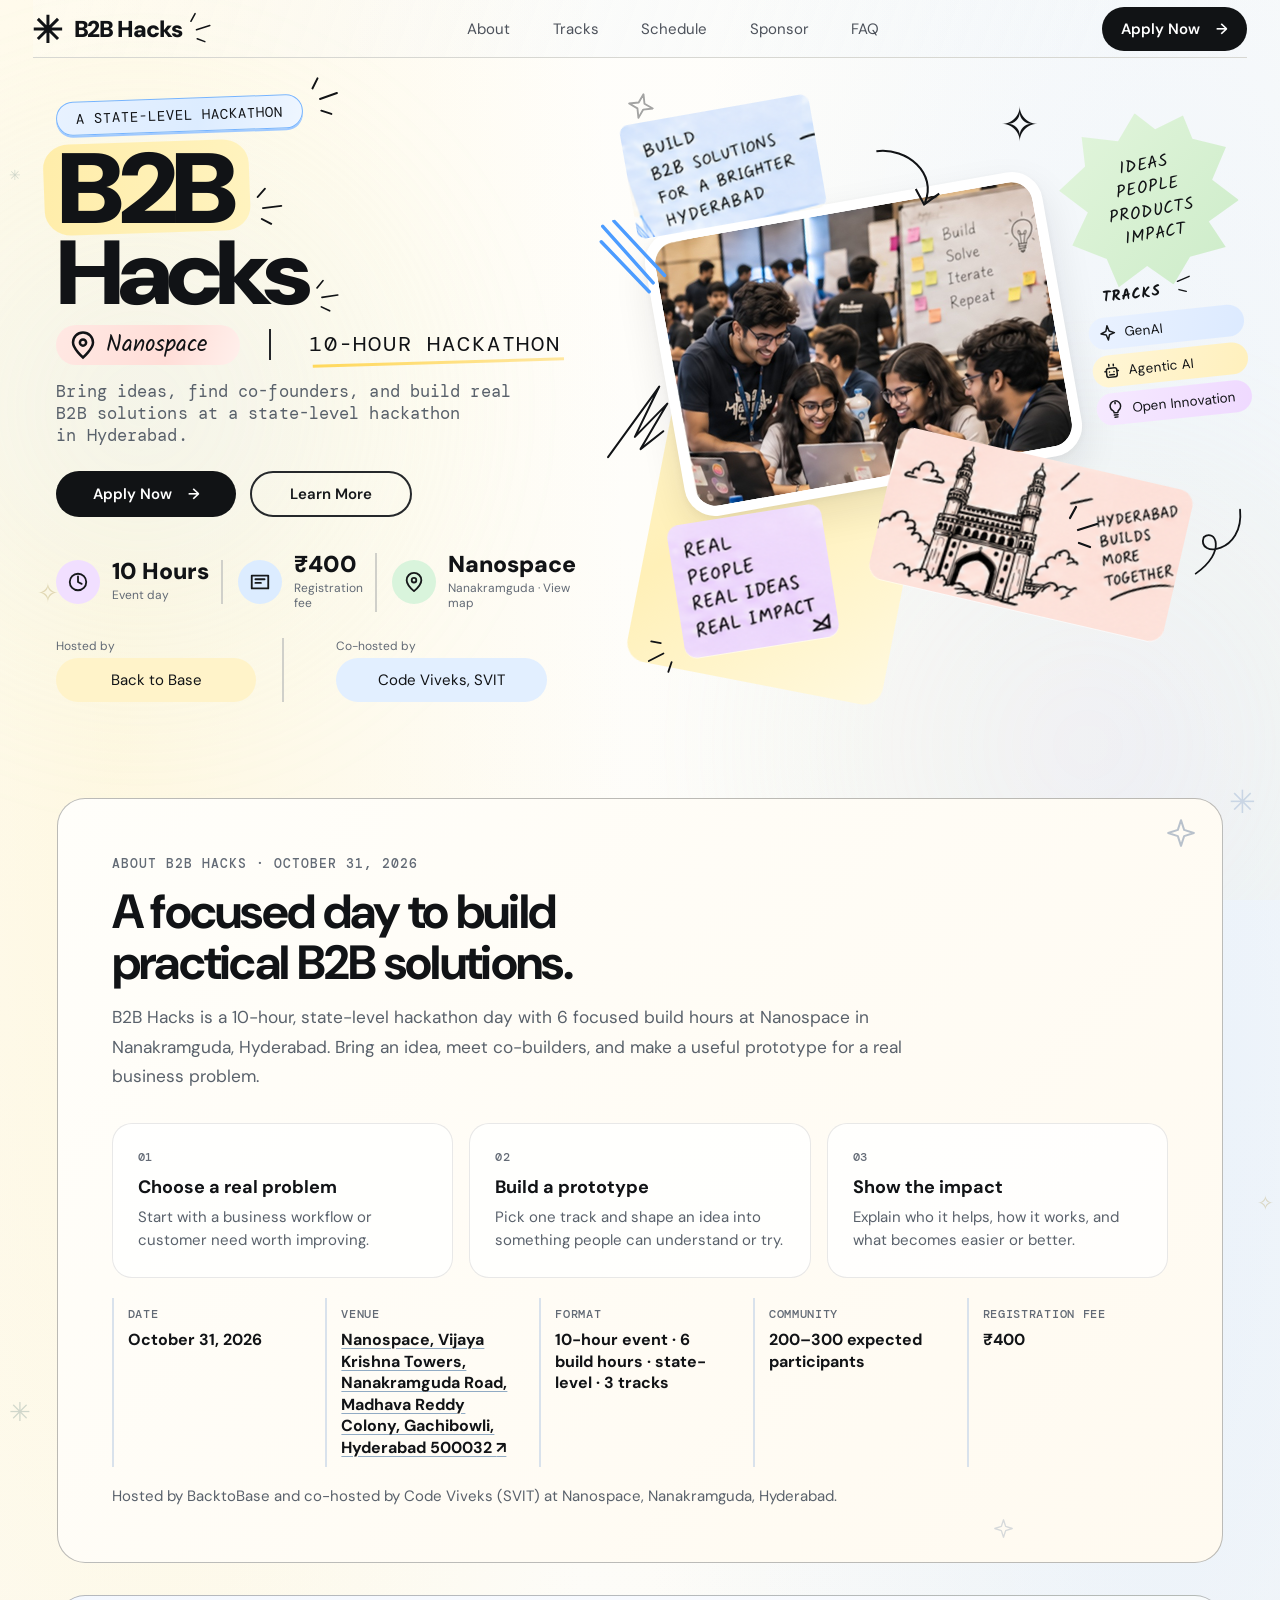
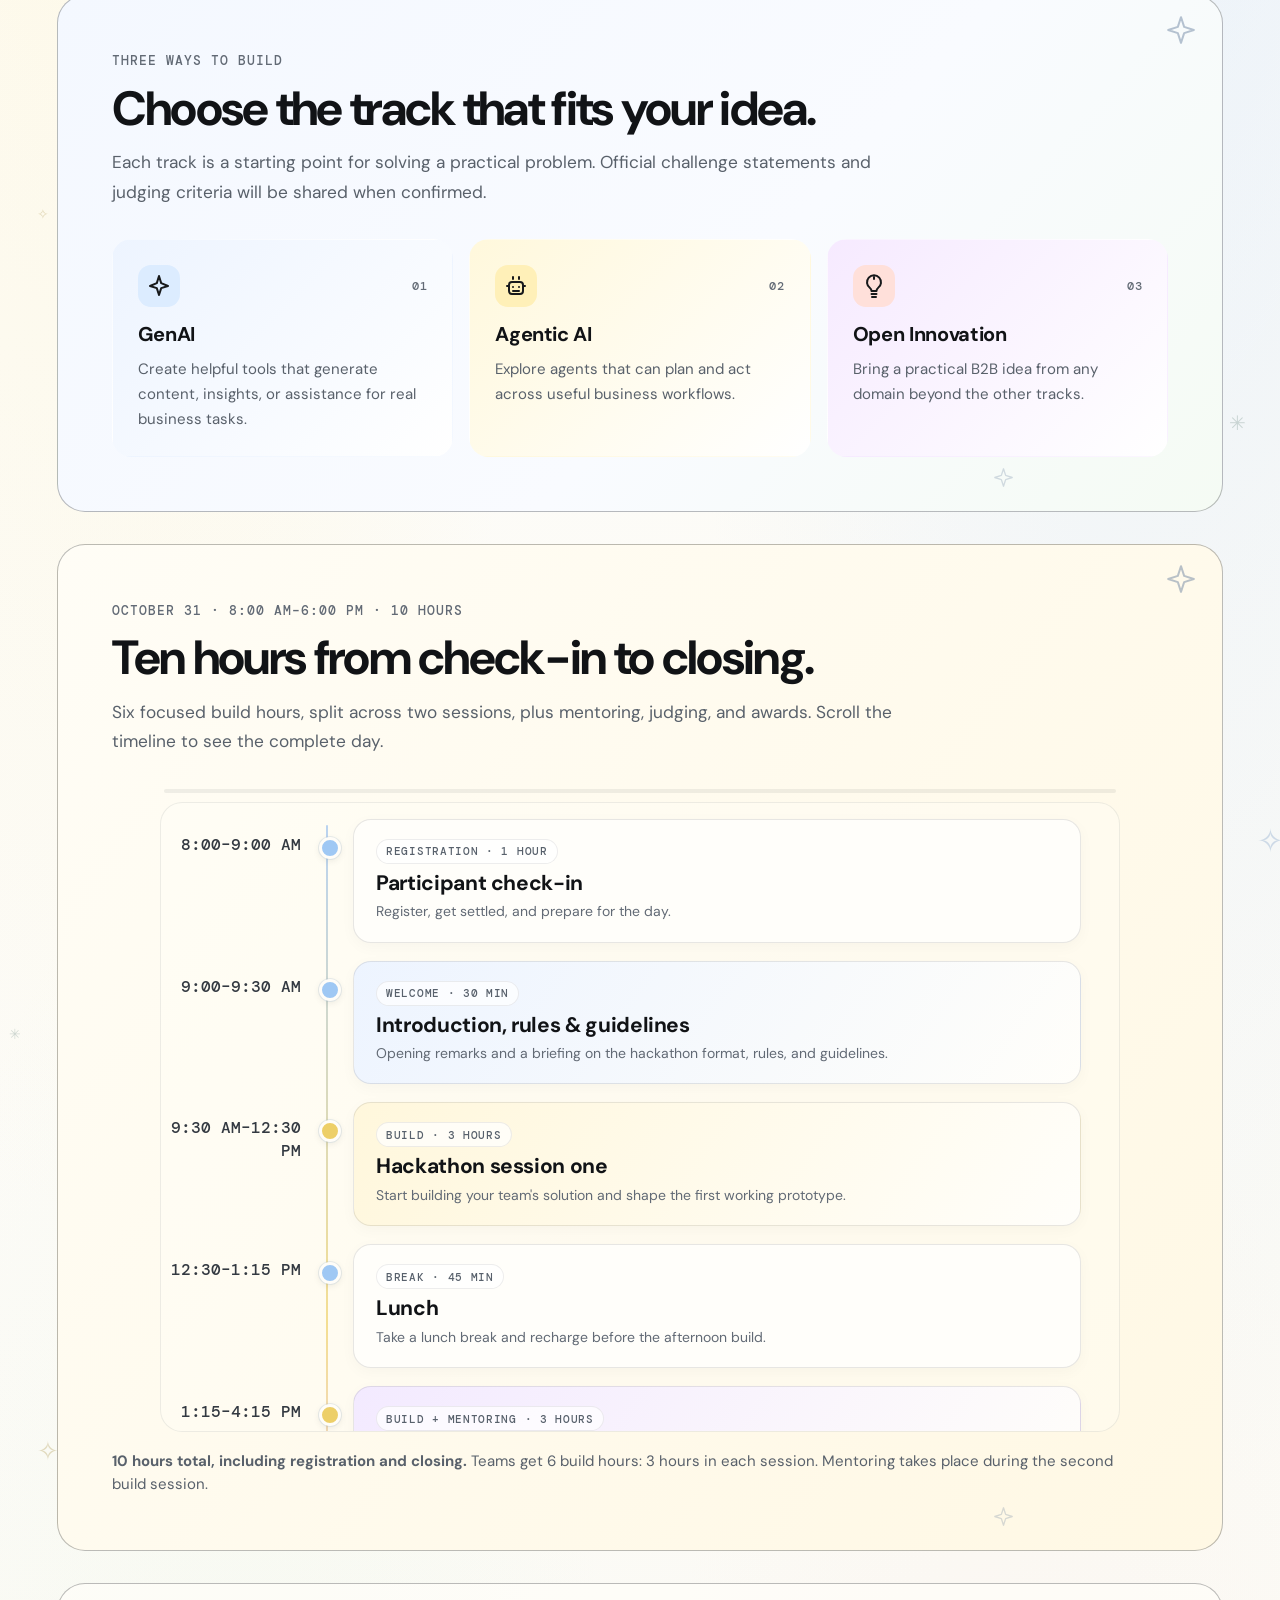
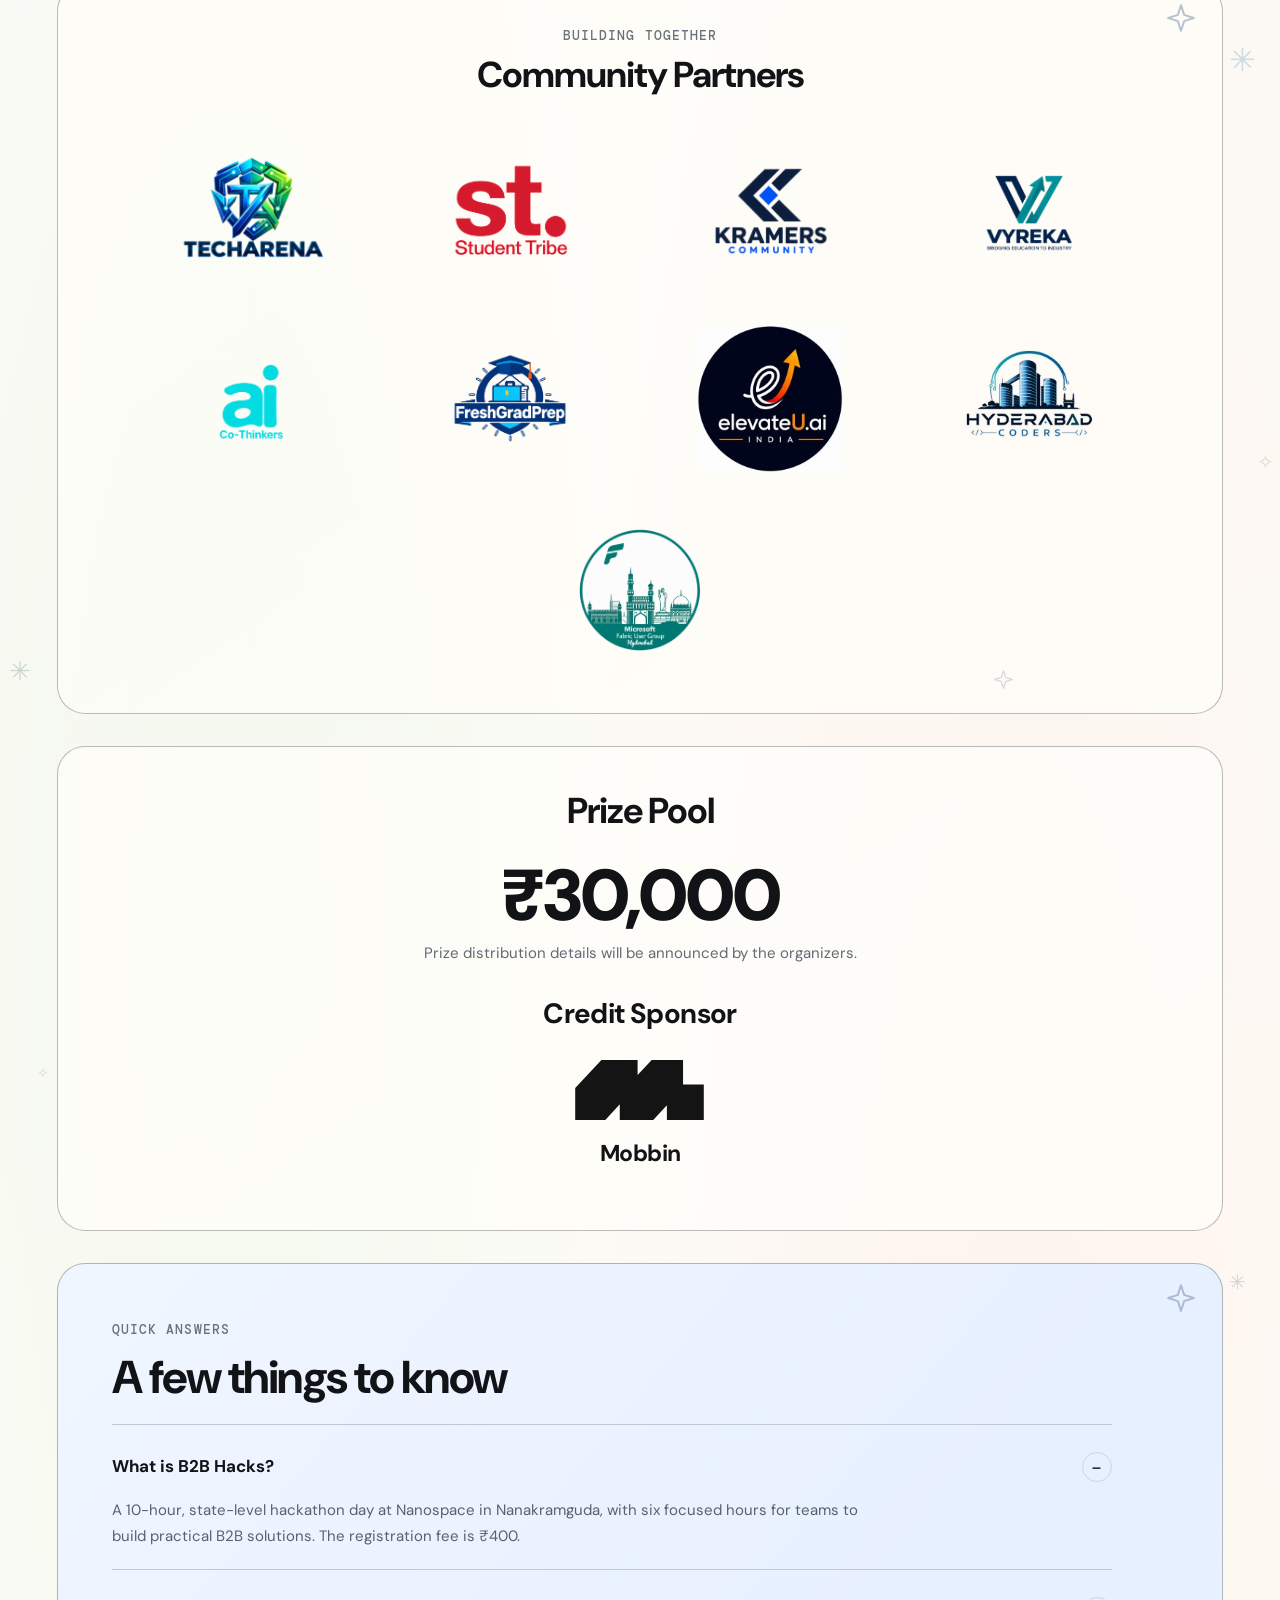
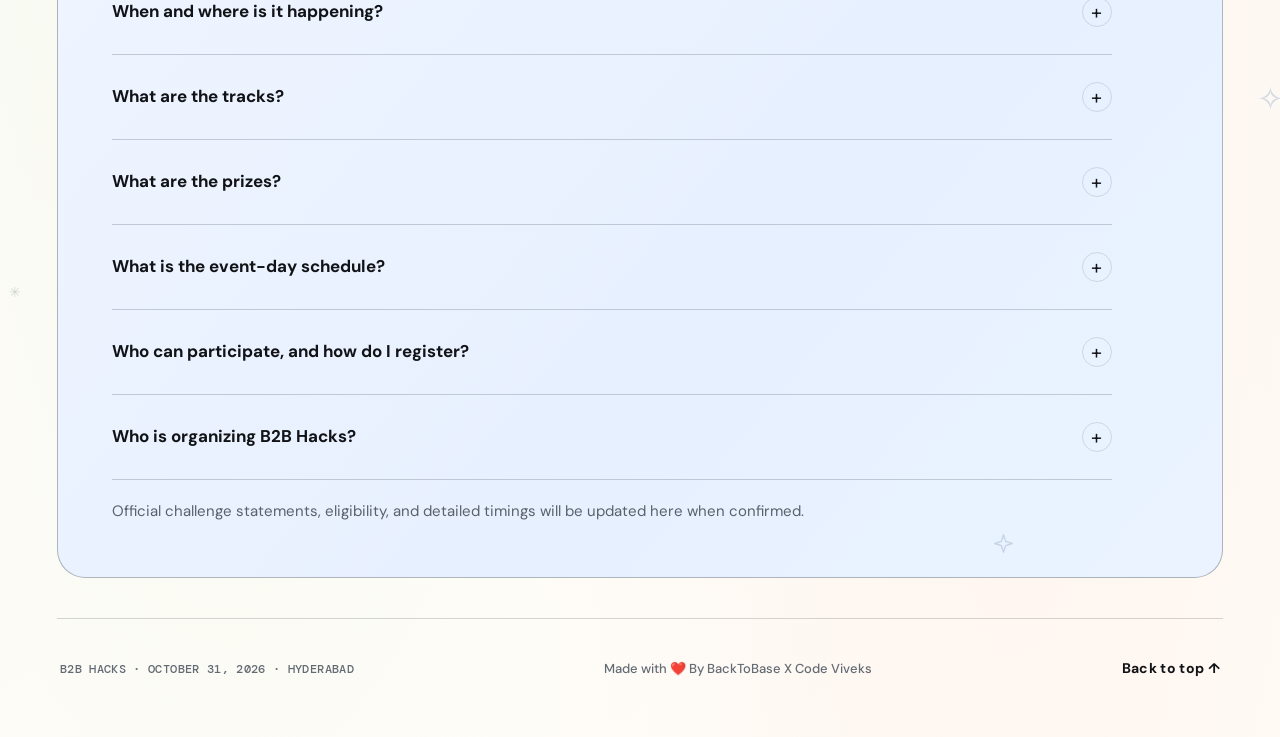
<file: index.html>
<!doctype html>
<html lang="en">
<head>
<meta charset="utf-8"><meta name="viewport" content="width=device-width, initial-scale=1">
<title>B2B Hacks — Hyderabad</title>
<meta name="description" content="B2B Hacks is a 10-hour state-level hackathon day with 6 hours of build time at Nanospace, Nanakramguda, Hyderabad. Registration fee: ₹400.">
<link rel="icon" href="data:image/svg+xml,%3Csvg xmlns='http://www.w3.org/2000/svg' viewBox='0 0 40 40'%3E%3Cpath d='M20 2v36M2 20h36M7 7l26 26M33 7 7 33' stroke='%23101418' stroke-width='4'/%3E%3C/svg%3E">
<link rel="preconnect" href="https://fonts.googleapis.com">
<link rel="preconnect" href="https://fonts.gstatic.com" crossorigin>
<style>
@import url('https://fonts.googleapis.com/css2?family=DM+Mono:wght@400;500&family=DM+Sans:wght@400;500;600;700;800;900&family=Kalam:wght@400;700&display=swap');
:root{--ink:#111316;--muted:#717784;--paper:#fbfaf5;--blue:#dcecff;--yellow:#fff0b8;--pink:#ffe0da;--green:#ddf4dd;--lav:#efd9ff}
*{box-sizing:border-box}html{scroll-behavior:smooth}body{margin:0;background:radial-gradient(ellipse at 49% 36%,#fffefb 0,#fbfaf5 72%);color:var(--ink);font-family:'DM Sans',Arial,sans-serif}.page{max-width:1680px;min-height:100vh;margin:auto;padding:0 2.55% 44px;overflow:hidden}
header{height:74px;border-bottom:1px solid #d7d7d2;display:grid;grid-template-columns:1fr 1.4fr 1fr;align-items:center}.brand{display:flex;align-items:center;gap:14px;font-size:30px;font-weight:900;letter-spacing:-1.4px;white-space:nowrap;color:var(--ink);text-decoration:none}.mark{font-size:44px;line-height:1}.brand-spark{font-family:Kalam,cursive;font-size:27px;transform:rotate(-12deg);margin-left:3px}.nav{display:flex;justify-content:center;gap:58px}.nav a{font-size:19px;color:#4d525b;text-decoration:none}.pill{border-radius:999px;display:inline-flex;align-items:center;justify-content:center;gap:16px;text-decoration:none;font-size:19px;font-weight:600;padding:13px 30px;white-space:nowrap}.pill.dark{background:#111315;color:white}.pill.light{border:2px solid #25282b;color:#16181b;background:transparent}.head-cta{justify-self:end;min-width:187px;padding:10px 24px}
.hero{display:grid;grid-template-columns:46.5% 53.5%;min-height:825px;align-items:center;position:relative}.copy{position:relative;z-index:2;padding:39px 0 18px 2%;align-self:start}.eyebrow{font-family:'DM Mono',monospace;letter-spacing:1px;font-size:18px;background:#e2efff;border:1.5px solid #76b4ff;border-radius:50px;padding:9px 25px;display:inline-block;transform:rotate(-2deg);box-shadow:0 2px 0 #9fc9ff}.headline{margin:23px 0 9px;font-weight:900;font-size:clamp(78px,7.8vw,131px);line-height:.79;letter-spacing:-8px}.headline .b2b{position:relative;display:table;z-index:0;margin:0 0 12px 1px}.headline .b2b:before{content:'';position:absolute;inset:-8px -15px -4px -12px;border-radius:24px;background:linear-gradient(95deg,#ffedaa,#fff3bf);z-index:-1;transform:rotate(-2deg)}.headline span:last-child{display:block;white-space:nowrap;font-size:.91em;letter-spacing:-8px}.eventline{display:flex;align-items:center;gap:28px;margin:20px 0 18px;font-family:Kalam,cursive;font-size:30px}.location{background:#ffe2dd;border-radius:30px;padding:2px 15px;display:flex;align-items:center;gap:10px}.divider{height:40px;width:2px;background:#24262a}.hours{font-family:'DM Mono',monospace;font-size:25px;letter-spacing:2px;position:relative;white-space:nowrap}.hours:after{content:'';position:absolute;left:3px;right:-3px;bottom:-7px;height:8px;border-bottom:3px solid #ffdc66;border-radius:50%;transform:rotate(-2deg)}.intro{font-family:'DM Mono',monospace;font-size:20px;line-height:1.42;color:#737986;max-width:630px;letter-spacing:.1px;margin:20px 0}.actions{display:flex;gap:18px;margin:18px 0 29px}.actions .pill{min-width:232px}.facts{display:grid;grid-template-columns:1fr 1fr 1fr;align-items:center;max-width:670px}.fact{display:flex;align-items:center;gap:16px;min-height:56px;padding-right:15px;border-right:2px solid #d0d0ca}.fact:not(:first-child){padding-left:20px}.fact:last-child{border:0}.icon{height:56px;width:56px;border-radius:50%;display:grid;place-items:center;font-size:27px;flex:none}.line-icon{width:27px;height:27px;fill:none;stroke:#17191b;stroke-width:2;stroke-linecap:round;stroke-linejoin:round}.icon.purple{background:#f1dfff}.icon.blue{background:#dcecff}.icon.green{background:#d9f4dc}.fact strong{font-size:29px;line-height:1;font-weight:900;white-space:nowrap}.fact small{display:block;color:#8b9099;font-size:15px;margin-top:5px}.hosts{display:grid;grid-template-columns:1fr 1.15fr;gap:26px;margin-top:22px;max-width:650px}.host{position:relative}.host:first-child{padding-right:25px;border-right:2px solid #d0d0ca}.host-label{color:#747a84;font-size:15px;margin:0 0 5px}.host-chip{border-radius:40px;padding:9px 20px;display:flex;align-items:center;gap:17px;font-size:19px;white-space:nowrap;background:#fff3c9}.host:last-child .host-chip{background:#e2efff}.host-chip b{font-size:22px}.host-logo{width:30px;height:24px;flex:none;fill:none;stroke:#17191b;stroke-width:2.1;stroke-linejoin:round;stroke-linecap:round}
.art{position:relative;height:780px;margin-top:16px;isolation:isolate}.wash{position:absolute;z-index:-2;border-radius:20px;filter:blur(.2px)}.wash.yellow{width:40%;height:70%;left:10%;top:27%;background:#fff2b8;transform:rotate(11deg)}.photo-card{position:absolute;z-index:1;width:64%;aspect-ratio:1.4;height:auto;left:11.5%;top:16.5%;background:#fff;border:13px solid #fff;border-radius:40px;transform:rotate(-10deg);box-shadow:0 2px 6px #00000008;overflow:hidden}.photo-card img{width:100%;height:100%;object-fit:cover;object-position:center 45%;border-radius:28px;display:block}.note{position:absolute;z-index:2;border-radius:20px;padding:21px 26px;font-family:Kalam,cursive;font-size:21px;line-height:1.38;letter-spacing:1px;box-shadow:0 1px 0 #ffffff99}.note.blue{left:8%;top:2%;width:34%;background:#dcecff;transform:rotate(-10deg)}.note.green{right:2%;top:5%;width:23%;background:#d9f2d5;clip-path:polygon(50% 0,60% 11%,77% 6%,80% 20%,98% 28%,87% 45%,100% 59%,81% 68%,88% 84%,67% 86%,55% 100%,42% 87%,24% 96%,20% 79%,2% 68%,14% 51%,0 36%,17% 25%,18% 8%,38% 14%)}.note.lav{left:13%;bottom:5%;width:29%;background:#efd9ff;transform:rotate(-9deg)}.note.peach{right:10%;bottom:0;width:52%;height:25%;background:#ffe0da;transform:rotate(13deg);display:flex;justify-content:space-between;align-items:center}.note.peach p{max-width:34%;font-size:17px;line-height:1.5}.charminar{width:58%;height:100%;align-self:end}.tracks{position:absolute;right:-.5%;top:34%;width:23%;z-index:3;transform:rotate(-6deg)}.tracks h3{font-family:Kalam,cursive;font-size:20px;margin:0 0 8px 18px;letter-spacing:1px}.track{border-radius:30px;padding:7px 14px;margin:7px 0;font-size:16px;display:flex;align-items:center;gap:12px;white-space:nowrap}.track:nth-child(2){background:#dfebff}.track:nth-child(3){background:#fff0bd}.track:nth-child(4){background:#ffe0da}.track i{font-style:normal;font-size:23px}.track-icon{width:21px;height:21px;flex:none;fill:none;stroke:#17191b;stroke-width:2;stroke-linecap:round;stroke-linejoin:round}.blue-rays{position:absolute;z-index:3;left:1%;top:19%;width:70px;height:86px;transform:rotate(-14deg);fill:none;stroke:#4c9cff;stroke-width:4;stroke-linecap:round}.sticker{position:absolute;z-index:2;display:block;filter:drop-shadow(0 1px 0 #ffffff88)}.build-note{left:4.5%;top:1.5%;width:29.5%;transform:rotate(-10deg)}.idea-note{left:13%;bottom:5%;width:26%;transform:rotate(-9deg)}.charminar-note{right:10%;bottom:9.5%;width:46.5%;transform:rotate(13deg)}.scribble{position:absolute;font-family:Kalam,cursive;font-weight:bold;z-index:4;font-size:37px}.s1{right:32%;top:1%;transform:rotate(-17deg)}.s2{left:1%;top:53%;font-size:60px;transform:rotate(20deg)}.s3{right:1%;bottom:25%;font-size:55px;transform:rotate(-28deg)}.arrow{position:absolute;width:110px;height:80px;z-index:3;left:41%;top:8%;transform:rotate(23deg)}.spark{position:absolute;font-size:60px;right:27%;top:0;z-index:2}
@media(min-width:1201px) and (max-width:1350px){
.page{padding-bottom:34px}header{height:58px}.brand{font-size:23px;gap:11px;letter-spacing:-1.1px}.mark{font-size:34px}.brand-spark{font-size:21px}.nav{gap:45px}.nav a,.pill{font-size:15px}.head-cta{min-width:145px;padding:8px 19px}
.hero{min-height:641px}.copy{padding-top:40px;padding-left:4.2%}.eyebrow{font-size:14px;padding:7px 19px}.headline{font-size:clamp(73px,7.8vw,102px);margin:18px 0 7px;letter-spacing:-6px;transform:scaleX(1.1);transform-origin:left center}.headline .b2b{margin-bottom:9px}.headline span:last-child{letter-spacing:-6px}
.eventline{gap:29px;margin:15px 0 14px;font-size:23px}.location{width:184px;padding:2px 12px;gap:8px}.divider{height:31px;margin-right:9px}.hours{font-size:19px;letter-spacing:1.55px;transform:scaleX(1.18);transform-origin:left center}.intro{font-size:17.3px;line-height:1.27;max-width:500px;margin:16px 0}.actions{gap:14px;margin:11px 0 14px}.actions .pill:first-child{min-width:180px}.actions .pill:last-child{min-width:162px;padding:10px 23px}
.facts{max-width:520px}.fact{min-height:44px;gap:12px;padding-right:12px}.fact:not(:first-child){padding-left:15px}.icon{width:44px;height:44px;font-size:21px}.line-icon{width:22px;height:22px}.fact strong{font-size:22px}.fact small{font-size:12px;margin-top:4px}.hosts{max-width:510px;gap:20px;margin-top:17px}.host:first-child{padding-right:18px}.host-label{font-size:12px;margin-bottom:4px}.host-chip{gap:13px;font-size:15px;padding:7px 15px;width:max-content}.host-chip b{font-size:17px}.host-logo{width:25px;height:20px}.host:first-child .host-chip{width:200px}.host:last-child{padding-left:32px}.host:last-child .host-chip{width:211px}
.art{height:606px;margin-top:12px}.photo-card{width:64%;aspect-ratio:1.4;left:11.5%;top:16.5%;border-width:10px;border-radius:31px}.photo-card img{border-radius:22px}.sticker{filter:drop-shadow(0 1px 0 #ffffff88)}.note.green{top:1%}.tracks{top:29.5%}.idea-note{left:12%;bottom:9.5%;width:24%}.charminar-note{right:10%;bottom:15.5%;width:46.5%}.tracks h3{font-size:15px}.track{font-size:12px;padding:6px 11px;gap:9px;margin:6px 0}.track i{font-size:18px}.track-icon{width:18px;height:18px}.spark{font-size:47px}.scribble.s1{font-size:29px}.scribble.s2{font-size:47px}.scribble.s3{font-size:43px}.arrow{width:85px;height:62px}
}@media(min-width:901px) and (max-width:1200px){.page{padding:0 2.8% 24px}header{height:clamp(50px,5.4vw,65px);grid-template-columns:1fr 1.6fr .85fr}.brand{font-size:clamp(20px,2vw,23px);gap:9px;letter-spacing:-1px}.mark{font-size:clamp(27px,3vw,34px)}.brand-spark{font-size:20px}.nav{gap:clamp(14px,1.8vw,21px)}.nav a{font-size:clamp(13px,1.3vw,15px)}.pill{font-size:clamp(13px,1.3vw,15px)}.head-cta{min-width:clamp(125px,13vw,150px);padding:8px 13px;gap:9px}.hero{grid-template-columns:46.5% 53.5%;min-height:clamp(470px,50.5vw,606px)}.copy{padding:clamp(22px,2.7vw,32px) 0 8px 2%;align-self:start}.eyebrow{font-size:clamp(12px,1.2vw,14px);padding:7px 15px}.headline{font-size:clamp(67px,7.8vw,96px);margin:18px 0 7px;letter-spacing:-5px}.headline .b2b{margin-bottom:9px}.headline span:last-child{font-size:.87em;letter-spacing:-5px}.eventline{gap:clamp(12px,1.5vw,18px);margin:14px 0 12px;font-size:clamp(18px,1.9vw,22px)}.location{padding:2px 10px;gap:6px}.location svg{width:25px;height:25px}.divider{height:30px}.hours{font-size:clamp(15px,1.6vw,18px);letter-spacing:1px}.intro{font-size:clamp(14px,1.4vw,16px);line-height:1.38;max-width:440px;margin:14px 0}.actions{gap:12px;margin:13px 0 17px}.actions .pill{min-width:0;flex:1;padding:10px 9px;gap:8px}.facts{max-width:460px}.fact{min-height:42px;gap:9px;padding-right:8px}.fact:not(:first-child){padding-left:10px}.icon{width:40px;height:40px;font-size:19px}.line-icon{width:21px;height:21px}.fact strong{font-size:clamp(18px,1.9vw,22px)}.fact small{font-size:11px;margin-top:4px}.hosts{max-width:455px;gap:12px;margin-top:14px}.host:first-child{padding-right:11px}.host:last-child{padding-left:0}.host-label{font-size:12px;margin-bottom:4px}.host-chip{gap:8px;font-size:clamp(12px,1.25vw,14px);padding:7px 10px;white-space:nowrap}.host-chip b{font-size:16px}.host-logo{width:23px;height:19px}.art{height:clamp(420px,47.2vw,566px);margin-top:10px}.photo-card{width:64%;aspect-ratio:1.4;left:11.5%;top:16.5%;border-width:9px;border-radius:28px}.photo-card img{border-radius:20px}.tracks{width:26%;right:0;top:32%}.tracks h3{font-size:clamp(13px,1.4vw,16px);margin:0 0 7px 8px}.track{font-size:clamp(10px,1.1vw,12px);padding:6px 8px;gap:7px;margin:6px 0}.track i{font-size:16px}.track-icon{width:17px;height:17px}.build-note{left:4.5%;top:1.5%;width:29.5%}.note.green{right:2%;top:3%;font-size:clamp(13px,1.5vw,17px);padding:17px 12px}.idea-note{left:13%;bottom:7%;width:26%}.charminar-note{right:10%;bottom:11%;width:46.5%}.spark{font-size:clamp(40px,4vw,48px)}.scribble{font-size:29px}.s2{font-size:45px}.s3{font-size:43px}.arrow{width:80px;height:60px}}
@media(max-width:900px){.page{padding:0 4% 36px}header{grid-template-columns:1fr auto;height:70px}.nav{display:none}.hero{grid-template-columns:1fr;min-height:auto}.copy{padding:40px 2% 0}.art{height:min(76vw,700px);min-height:480px;margin:15px 0 0}.headline{font-size:clamp(80px,13vw,128px)}.headline span:last-child{font-size:.83em}.intro{max-width:720px}.facts,.hosts{max-width:750px}.tracks{right:0}.head-cta{min-width:auto}.brand{font-size:25px}}@media(max-width:640px){.page{padding:0 5% 24px}header{height:64px}.mark{font-size:35px}.brand{font-size:21px;gap:9px}.brand-spark{display:none}.head-cta{font-size:14px;padding:10px 15px;gap:7px}.copy{padding:32px 0 0}.eyebrow{font-size:12px;padding:7px 14px}.headline{font-size:clamp(69px,17vw,104px);letter-spacing:-5px;margin-top:21px}.headline span:last-child{white-space:normal;letter-spacing:-5px;font-size:.82em;line-height:.9}.eventline{font-size:22px;gap:12px;flex-wrap:wrap;margin:19px 0 15px}.location{padding:2px 11px}.location svg{width:24px}.divider{height:31px}.hours{font-size:17px;letter-spacing:1px}.intro{font-size:15px;line-height:1.5;margin:19px 0}.actions{gap:10px;margin:15px 0 22px}.actions .pill{min-width:0;flex:1;font-size:15px;padding:12px 11px;gap:8px}.facts{grid-template-columns:1fr;gap:9px}.fact,.fact:not(:first-child){border:0;padding:0;min-height:49px;gap:12px}.icon{width:45px;height:45px;font-size:22px}.fact strong{font-size:23px}.fact small{font-size:13px}.hosts{grid-template-columns:1fr;gap:12px;margin-top:18px}.host:first-child{border:0;padding:0}.host-chip{font-size:16px;display:inline-flex}.art{height:112vw;min-height:380px;margin:20px -4% 0}.photo-card{width:69%;height:auto;aspect-ratio:1.26;left:13%;top:24%;border-width:8px;border-radius:24px}.photo-card img{border-radius:17px}.build-note{left:5%;top:7%;width:39%}.note.green{right:0;top:6%;width:23%;font-size:12px;padding:18px 10px}.idea-note{left:8%;bottom:4%;width:31%}.charminar-note{right:5%;bottom:1%;width:54%}.charminar{width:57%}.tracks{width:26%;right:0;top:38%}.tracks h3{font-size:14px;margin-left:7px}.track{padding:5px 8px;font-size:11px;gap:6px;margin:5px 0}.track i{font-size:15px}.track-icon{width:15px;height:15px}.spark{font-size:40px}.scribble{font-size:25px}.s2{font-size:36px}.s3{font-size:34px}.arrow{width:60px;height:44px}}
.info-section{margin:22px 2% 0;padding:clamp(24px,4vw,54px);border:1.5px solid #202226;border-radius:28px;background:#fffdf8}
.faq-section{background:#e7f0ff}
.application-section{background:#fff2c7}
.section-kicker{font:500 13px 'DM Mono',monospace;letter-spacing:1.1px;color:#69717c}
.info-section h2{font-size:clamp(28px,4vw,46px);letter-spacing:-1.5px;line-height:1.08;margin:12px 0 22px}
.faq-items{max-width:900px}
.faq-items details{border-top:1px solid #bfc9d5;padding:16px 0}
.faq-items details:last-child{border-bottom:1px solid #bfc9d5}
.faq-items summary{font-size:17px;font-weight:700;cursor:pointer;list-style:none;display:flex;justify-content:space-between;gap:18px}
.faq-items summary::-webkit-details-marker{display:none}
.faq-items summary:after{content:'+';font-size:22px;font-weight:400;line-height:18px}
.faq-items details[open] summary:after{content:'−'}
.faq-items p,.section-note{font-size:15px;line-height:1.55;color:#68707a}
.faq-items p{margin:9px 28px 0 0}
.section-note{margin:20px 0 0}
.application-form{display:grid;grid-template-columns:repeat(2,minmax(0,1fr));gap:14px 18px;max-width:920px;margin-top:20px}
.application-form label{display:grid;gap:6px;font-size:14px;font-weight:700}
.application-form label span{font-weight:400;color:#79808a}
.application-form input,.application-form select,.application-form textarea{width:100%;border:1px solid #c9cac4;border-radius:11px;background:#fff;color:#17191b;padding:11px 12px;font:400 15px 'DM Sans',Arial,sans-serif}
.application-form textarea{resize:vertical}
.application-form .wide-field,.application-form .form-submit,.application-form .form-note{grid-column:1/-1}
.application-form .form-submit{justify-self:start;border:0;cursor:pointer;font-family:inherit;margin-top:3px}
.application-form .form-note{margin:0;color:#757c86;font-size:13px;line-height:1.45}
@media(max-width:900px){.info-section{margin:18px 0 0;padding:25px 21px;border-radius:22px}.application-form{grid-template-columns:1fr}.application-form .wide-field,.application-form .form-submit,.application-form .form-note{grid-column:auto}}</style>
<link rel="stylesheet" href="styles.css">
</head>
<body><div class="ambient-flow" aria-hidden="true"></div>
<div class="ambient-stars" aria-hidden="true"><i style="--x:0.7%;--y:3%;--size:14px;--delay:-0s;--duration:5s">✳</i><i style="--x:97.1%;--y:6.7%;--size:20px;--delay:-0.83s;--duration:6s">✧</i><i style="--x:2.9000000000000004%;--y:10.4%;--size:26px;--delay:-1.66s;--duration:7s">✧</i><i style="--x:96%;--y:14.100000000000001%;--size:32px;--delay:-2.4899999999999998s;--duration:8s">✳</i><i style="--x:1.8%;--y:17.8%;--size:14px;--delay:-3.32s;--duration:9s">✧</i><i style="--x:98.2%;--y:21.5%;--size:20px;--delay:-4.1499999999999995s;--duration:5s">✧</i><i style="--x:0.7%;--y:25.200000000000003%;--size:26px;--delay:-4.9799999999999995s;--duration:6s">✳</i><i style="--x:97.1%;--y:28.900000000000002%;--size:32px;--delay:-5.81s;--duration:7s">✧</i><i style="--x:2.9000000000000004%;--y:32.6%;--size:14px;--delay:-6.64s;--duration:8s">✧</i><i style="--x:96%;--y:36.300000000000004%;--size:20px;--delay:-7.47s;--duration:9s">✳</i><i style="--x:1.8%;--y:40%;--size:26px;--delay:-8.299999999999999s;--duration:5s">✧</i><i style="--x:98.2%;--y:43.7%;--size:32px;--delay:-9.129999999999999s;--duration:6s">✧</i><i style="--x:0.7%;--y:47.400000000000006%;--size:14px;--delay:-9.959999999999999s;--duration:7s">✳</i><i style="--x:97.1%;--y:51.1%;--size:20px;--delay:-10.79s;--duration:8s">✧</i><i style="--x:2.9000000000000004%;--y:54.800000000000004%;--size:26px;--delay:-11.62s;--duration:9s">✧</i><i style="--x:96%;--y:58.5%;--size:32px;--delay:-12.45s;--duration:5s">✳</i><i style="--x:1.8%;--y:62.2%;--size:14px;--delay:-13.28s;--duration:6s">✧</i><i style="--x:98.2%;--y:65.9%;--size:20px;--delay:-14.11s;--duration:7s">✧</i><i style="--x:0.7%;--y:69.60000000000001%;--size:26px;--delay:-14.94s;--duration:8s">✳</i><i style="--x:97.1%;--y:73.3%;--size:32px;--delay:-15.77s;--duration:9s">✧</i><i style="--x:2.9000000000000004%;--y:77%;--size:14px;--delay:-16.599999999999998s;--duration:5s">✧</i><i style="--x:96%;--y:80.7%;--size:20px;--delay:-17.43s;--duration:6s">✳</i><i style="--x:1.8%;--y:84.4%;--size:26px;--delay:-18.259999999999998s;--duration:7s">✧</i><i style="--x:98.2%;--y:88.10000000000001%;--size:32px;--delay:-19.09s;--duration:8s">✧</i><i style="--x:0.7%;--y:91.80000000000001%;--size:14px;--delay:-19.919999999999998s;--duration:9s">✳</i><i style="--x:97.1%;--y:95.5%;--size:20px;--delay:-20.75s;--duration:5s">✧</i></div>
<div class="page">
<a class="skip-link" href="#top">Skip to content</a>
<header><a class="brand" href="index.html#top"><svg class="brand-mark" viewBox="0 0 40 40" aria-hidden="true"><path d="M20 1v38M1 20h38M6.5 6.5l27 27M33.5 6.5l-27 27" fill="none" stroke="currentColor" stroke-width="4"/></svg><span>B2B Hacks</span><svg class="doodle-rays brand-rays" viewBox="0 0 40 50" fill="none" stroke="currentColor" stroke-width="2.2" stroke-linecap="round" aria-hidden="true"><path d="M7 14 13 3M15 26 34 20M16 39 27 43"/></svg></a><nav class="nav" aria-label="Main navigation"><a href="#about-details">About</a><a href="#tracks-detail">Tracks</a><a href="#schedule">Schedule</a><a href="#prizes">Sponsor</a><a href="#faq">FAQ</a></nav><a class="pill dark head-cta" href="application.html">Apply Now <span>→</span></a></header>
<main id="top" tabindex="-1"><div class="hero">
<section class="copy" id="about">
<div class="eyebrow">A STATE-LEVEL HACKATHON<svg class="doodle-rays eyebrow-rays" viewBox="0 0 40 50" fill="none" stroke="currentColor" stroke-width="2.2" stroke-linecap="round" aria-hidden="true"><path d="M7 14 13 3M15 26 34 20M16 39 27 43"/></svg></div>
<h1 class="headline"><span class="b2b">B2B<svg class="doodle-rays b2b-rays" viewBox="0 0 40 50" fill="none" stroke="currentColor" stroke-width="2.2" stroke-linecap="round" aria-hidden="true"><path d="M7 14 13 3M15 26 34 20M16 39 27 43"/></svg></span><span class="title-word">Hacks<svg class="doodle-rays title-rays" viewBox="0 0 40 50" fill="none" stroke="currentColor" stroke-width="2.2" stroke-linecap="round" aria-hidden="true"><path d="M7 14 13 3M15 26 34 20M16 39 27 43"/></svg></span></h1>
<div class="eventline"><a class="location venue-link" href="https://www.google.com/maps/search/?api=1&amp;query=Nano%20Space%20Vijaya%20Krishna%20Towers%2C%20Nanakramguda%20Road%2C%20Madhava%20Reddy%20Colony%2C%20Gachibowli%2C%20Hyderabad%2C%20Telangana%20500032" target="_blank" rel="noopener noreferrer" aria-label="Nanospace, Nanakramguda — open location in Google Maps"><svg width="30" height="32" viewBox="0 0 24 24" fill="none" stroke="currentColor" stroke-width="2" aria-hidden="true"><path d="M20 10c0 5-8 12-8 12S4 15 4 10a8 8 0 1 1 16 0Z"/><circle cx="12" cy="10" r="2.5"/></svg>Nanospace</a><span class="divider"></span><span class="hours">10-HOUR HACKATHON</span></div>
<p class="intro">Bring ideas, find co-founders, and build real<br class="wide"> B2B solutions at a state-level hackathon<br class="wide"> in Hyderabad.</p>
<div class="actions"><a class="pill dark" href="application.html">Apply Now <span>→</span></a><a class="pill light" href="#tracks-detail">Learn More</a></div>
<div class="facts"><div class="fact"><span class="icon purple"><svg class="line-icon" viewBox="0 0 24 24" aria-hidden="true"><circle cx="12" cy="12" r="9"/><path d="M12 6v6l4 2"/></svg></span><div><strong>10 Hours</strong><small>Event day</small></div></div><div class="fact"><span class="icon blue"><svg class="line-icon" viewBox="0 0 24 24" aria-hidden="true"><path d="M3 5h18v14H3zM7 9h10M7 13h6"/></svg></span><div><strong>₹400</strong><small>Registration fee</small></div></div><a class="fact venue-fact venue-link" href="https://www.google.com/maps/search/?api=1&amp;query=Nano%20Space%20Vijaya%20Krishna%20Towers%2C%20Nanakramguda%20Road%2C%20Madhava%20Reddy%20Colony%2C%20Gachibowli%2C%20Hyderabad%2C%20Telangana%20500032" target="_blank" rel="noopener noreferrer" aria-label="Nanospace, Nanakramguda — open location in Google Maps"><span class="icon green"><svg class="line-icon" viewBox="0 0 24 24" aria-hidden="true"><path d="M20 10c0 5-8 12-8 12S4 15 4 10a8 8 0 1 1 16 0Z"/><circle cx="12" cy="10" r="2.5"/></svg></span><div><strong>Nanospace</strong><small>Nanakramguda · View map</small></div></a></div>
<div class="hosts"><div class="host"><p class="host-label">Hosted by</p><div class="host-chip">Back to Base</div></div><div class="host"><p class="host-label">Co-hosted by</p><div class="host-chip">Code Viveks, SVIT</div></div></div>
</section>
<section class="art" aria-label="Hackathon collage with team photo and event tracks" id="track-collage"><div class="wash yellow"></div><svg class="blue-rays" viewBox="0 0 80 100" aria-hidden="true"><path d="M8 4 49 82M22 1 64 77M2 21 42 91"/></svg><img decoding="async" class="sticker build-note" src="assets/build-note.png" alt="Build B2B solutions for a brighter Hyderabad"><div class="note green"><span>IDEAS<br>PEOPLE<br>PRODUCTS<br>IMPACT</span></div><div class="spark" aria-hidden="true">✧</div>
<div class="photo-card"><img src="assets/team-photo.jpg" fetchpriority="high" decoding="async" alt="A group of students collaborating around laptops at a hackathon"></div>
<div class="tracks"><h3>TRACKS<svg class="doodle-rays track-rays" viewBox="0 0 40 50" fill="none" stroke="currentColor" stroke-width="2.2" stroke-linecap="round" aria-hidden="true"><path d="M7 14 13 3M15 26 34 20M16 39 27 43"/></svg></h3><div class="track"><svg class="track-icon" viewBox="0 0 24 24" aria-hidden="true"><path d="m12 2 2.2 7.1L21 12l-6.8 2.1L12 21l-2.2-6.9L3 12l6.8-2.9L12 2Z"/></svg>GenAI</div><div class="track"><svg class="track-icon" viewBox="0 0 24 24" aria-hidden="true"><rect x="5" y="8" width="14" height="12" rx="3"/><path d="M9 5V3m6 2V3M3 12h2m14 0h2M9 13h.01M15 13h.01M9 17h6"/></svg>Agentic AI</div><div class="track"><svg class="track-icon" viewBox="0 0 24 24" aria-hidden="true"><path d="M8 14a7 7 0 1 1 8 0c-1 .7-1.5 1.7-1.5 3h-5c0-1.3-.5-2.3-1.5-3ZM9.5 20h5M10 23h4"/><path d="M12 3v2"/></svg>Open Innovation</div></div>
<img decoding="async" class="sticker idea-note" src="assets/real-ideas-note.png" alt="Real people, real ideas, real impact">
<img decoding="async" class="sticker charminar-note" src="assets/charminar-note.png" alt="Hyderabad builds more together, with a Charminar illustration">
<svg class="art-zigzag" viewBox="0 0 80 100" aria-hidden="true"><path d="M5 94 68 7 38 69 78 28 45 84 73 62"/></svg><svg class="art-loop" viewBox="0 0 80 100" aria-hidden="true"><path d="M70 5C76 65 10 72 20 43C35 30 53 62 9 93"/></svg><svg class="doodle-rays photo-rays" viewBox="0 0 40 50" fill="none" stroke="currentColor" stroke-width="2.2" stroke-linecap="round" aria-hidden="true"><path d="M7 14 13 3M15 26 34 20M16 39 27 43"/></svg><svg class="doodle-rays note-rays" viewBox="0 0 40 50" fill="none" stroke="currentColor" stroke-width="2.2" stroke-linecap="round" aria-hidden="true"><path d="M7 14 13 3M15 26 34 20M16 39 27 43"/></svg><svg class="arrow" viewBox="0 0 120 90" fill="none" stroke="#111316" stroke-width="3"><path d="M4 25C43 2 98 20 98 66M78 53l20 16 14-23"/></svg>
</section>

</div>
<section class="info-section about-section" id="about-details" aria-labelledby="about-details-title">
  <div class="section-intro">
    <span class="section-kicker">ABOUT B2B HACKS · OCTOBER 31, 2026</span>
    <h2 id="about-details-title">A focused day to build practical B2B solutions.</h2>
    <p class="section-lede">B2B Hacks is a 10-hour, state-level hackathon day with 6 focused build hours at Nanospace in Nanakramguda, Hyderabad. Bring an idea, meet co-builders, and make a useful prototype for a real business problem.</p>
  </div>
  <div class="about-points" aria-label="What participants will do">
    <article class="about-point"><span>01</span><h3>Choose a real problem</h3><p>Start with a business workflow or customer need worth improving.</p></article>
    <article class="about-point"><span>02</span><h3>Build a prototype</h3><p>Pick one track and shape an idea into something people can understand or try.</p></article>
    <article class="about-point"><span>03</span><h3>Show the impact</h3><p>Explain who it helps, how it works, and what becomes easier or better.</p></article>
  </div>
  <dl class="event-facts-grid">
    <div><dt>DATE</dt><dd>October 31, 2026</dd></div>
    <div><dt>VENUE</dt><dd><a class="venue-detail-link" href="https://www.google.com/maps/search/?api=1&amp;query=Nano%20Space%20Vijaya%20Krishna%20Towers%2C%20Nanakramguda%20Road%2C%20Madhava%20Reddy%20Colony%2C%20Gachibowli%2C%20Hyderabad%2C%20Telangana%20500032" target="_blank" rel="noopener noreferrer">Nanospace, Vijaya Krishna Towers, Nanakramguda Road, Madhava Reddy Colony, Gachibowli, Hyderabad 500032 <span aria-hidden="true">↗</span></a></dd></div>
    <div><dt>FORMAT</dt><dd>10-hour event · 6 build hours · state-level · 3 tracks</dd></div>
    <div><dt>COMMUNITY</dt><dd>200–300 expected participants</dd></div>
    <div><dt>REGISTRATION FEE</dt><dd>₹400</dd></div>
  </dl>
  <p class="section-note">Hosted by BacktoBase and co-hosted by Code Viveks (SVIT) at Nanospace, Nanakramguda, Hyderabad.</p>
</section>

<section class="info-section tracks-section" id="tracks-detail" aria-labelledby="tracks-detail-title">
  <div class="section-intro">
    <span class="section-kicker">THREE WAYS TO BUILD</span>
    <h2 id="tracks-detail-title">Choose the track that fits your idea.</h2>
    <p class="section-lede">Each track is a starting point for solving a practical problem. Official challenge statements and judging criteria will be shared when confirmed.</p>
  </div>
  <div class="track-detail-grid"><article class="track-detail"><div class="track-card-top"><span class="track-symbol"><svg class="track-icon" viewBox="0 0 24 24" aria-hidden="true"><path d="m12 2 2.2 7.1L21 12l-6.8 2.1L12 21l-2.2-6.9L3 12l6.8-2.9L12 2Z"/></svg></span><span class="detail-number">01</span></div><h3>GenAI</h3><p>Create helpful tools that generate content, insights, or assistance for real business tasks.</p></article><article class="track-detail"><div class="track-card-top"><span class="track-symbol"><svg class="track-icon" viewBox="0 0 24 24" aria-hidden="true"><rect x="5" y="8" width="14" height="12" rx="3"/><path d="M9 5V3m6 2V3M3 12h2m14 0h2M9 13h.01M15 13h.01M9 17h6"/></svg></span><span class="detail-number">02</span></div><h3>Agentic AI</h3><p>Explore agents that can plan and act across useful business workflows.</p></article><article class="track-detail"><div class="track-card-top"><span class="track-symbol"><svg class="track-icon" viewBox="0 0 24 24" aria-hidden="true"><path d="M8 14a7 7 0 1 1 8 0c-1 .7-1.5 1.7-1.5 3h-5c0-1.3-.5-2.3-1.5-3ZM9.5 20h5M10 23h4"/><path d="M12 3v2"/></svg></span><span class="detail-number">03</span></div><h3>Open Innovation</h3><p>Bring a practical B2B idea from any domain beyond the other tracks.</p></article></div>
</section>

<section class="info-section schedule-section" id="schedule" aria-labelledby="schedule-title">
  <div class="section-intro">
    <span class="section-kicker">OCTOBER 31 · 8:00 AM–6:00 PM · 10 HOURS</span>
    <h2 id="schedule-title">Ten hours from check-in to closing.</h2>
    <p class="section-lede">Six focused build hours, split across two sessions, plus mentoring, judging, and awards. Scroll the timeline to see the complete day.</p>
  </div>
  <div class="timeline-scroll-wrap">
    <div class="timeline-scroll-progress" aria-hidden="true"><span></span></div>
    <div class="timeline-scroller" tabindex="0" role="region" aria-label="Scrollable B2B Hacks event timeline">
      <ol class="schedule-flow" aria-label="10-hour event day timeline">
        <li><time class="flow-time" datetime="2026-10-31T08:00">8:00–9:00 AM</time><div class="timeline-card"><span class="flow-label">REGISTRATION · 1 HOUR</span><h3>Participant check-in</h3><p>Register, get settled, and prepare for the day.</p></div></li>
        <li><time class="flow-time" datetime="2026-10-31T09:00">9:00–9:30 AM</time><div class="timeline-card"><span class="flow-label">WELCOME · 30 MIN</span><h3>Introduction, rules &amp; guidelines</h3><p>Opening remarks and a briefing on the hackathon format, rules, and guidelines.</p></div></li>
        <li class="build-session"><time class="flow-time" datetime="2026-10-31T09:30">9:30 AM–12:30 PM</time><div class="timeline-card"><span class="flow-label">BUILD · 3 HOURS</span><h3>Hackathon session one</h3><p>Start building your team's solution and shape the first working prototype.</p></div></li>
        <li><time class="flow-time" datetime="2026-10-31T12:30">12:30–1:15 PM</time><div class="timeline-card"><span class="flow-label">BREAK · 45 MIN</span><h3>Lunch</h3><p>Take a lunch break and recharge before the afternoon build.</p></div></li>
        <li class="build-session"><time class="flow-time" datetime="2026-10-31T13:15">1:15–4:15 PM</time><div class="timeline-card"><span class="flow-label">BUILD + MENTORING · 3 HOURS</span><h3>Hackathon session two</h3><p>Continue building with mentor support and refine your prototype for the showcase.</p></div></li>
        <li><time class="flow-time" datetime="2026-10-31T16:15">4:15–4:45 PM</time><div class="timeline-card"><span class="flow-label">REFRESHMENTS · 30 MIN</span><h3>Refreshment &amp; demo prep</h3><p>Take a short break, then get your project ready to present.</p></div></li>
        <li class="judging-session"><time class="flow-time" datetime="2026-10-31T16:45">4:45–5:45 PM</time><div class="timeline-card"><span class="flow-label">JUDGING · 1 HOUR</span><h3>Project presentations &amp; judging</h3><p>Present your team's work and show the judges the impact of your solution.</p></div></li>
        <li><time class="flow-time" datetime="2026-10-31T17:45">5:45–6:00 PM</time><div class="timeline-card"><span class="flow-label">CLOSING · 15 MIN</span><h3>Awards &amp; closing</h3><p>Celebrate the teams, announce awards, and close the day together.</p></div></li>
      </ol>
    </div>
  </div>
  <p class="section-note"><strong>10 hours total, including registration and closing.</strong> Teams get 6 build hours: 3 hours in each session. Mentoring takes place during the second build session.</p>
</section>

<section class="info-section community-section" id="community-partners" aria-labelledby="community-title">
<span class="section-kicker">BUILDING TOGETHER</span>
<h2 id="community-title">Community Partners</h2>
<div class="community-grid">
<article class="community-partner"><div class="partner-logo-stage"><img src="assets/partner-techarena.png" loading="lazy" decoding="async" alt="TechArena logo"></div></article>
<article class="community-partner"><div class="partner-logo-stage"><img src="assets/partner-student-tribe.png" loading="lazy" decoding="async" alt="Student Tribe logo"></div></article>
<article class="community-partner"><div class="partner-logo-stage"><img src="assets/partner-kramers.png" loading="lazy" decoding="async" alt="Kramers Community logo"></div></article>
<article class="community-partner"><div class="partner-logo-stage"><img src="assets/partner-vyreka.png" loading="lazy" decoding="async" alt="Vyreka logo"></div></article>
<article class="community-partner"><div class="partner-logo-stage"><img src="assets/partner-ai-cothinkers.png" loading="lazy" decoding="async" alt="AI Co-Thinkers logo"></div></article>
<article class="community-partner"><div class="partner-logo-stage"><img src="assets/partner-freshgradprep.png" loading="lazy" decoding="async" alt="FreshGradPrep logo"></div></article>
<article class="community-partner"><div class="partner-logo-stage"><img src="assets/partner-elevateu-india.png" loading="lazy" decoding="async" alt="ElevateU.ai India logo"></div></article>
<article class="community-partner"><div class="partner-logo-stage"><img src="assets/partner-hyderabad-coders-transparent.png" loading="lazy" decoding="async" alt="Hyderabad Coders logo"></div></article>
<article class="community-partner"><div class="partner-logo-stage"><img src="assets/partner-microsoft-fabric-user-group-hyderabad.png" loading="lazy" decoding="async" alt="Microsoft Fabric User Group Hyderabad logo"></div></article>
</div>
</section>

<section class="info-section credit-sponsor-section" id="prizes" aria-labelledby="prizes-title">
<h2 id="prizes-title">Prize Pool</h2>
<p class="prize-pool-amount">₹30,000</p>
<p class="prize-pool-note">Prize distribution details will be announced by the organizers.</p>
<h3 class="credit-sponsor-label">Credit Sponsor</h3>
<a class="credit-sponsor" href="https://mobbin.com" target="_blank" rel="noopener noreferrer" aria-label="Mobbin — opens in a new tab"><img src="assets/mobbin-logo.svg" loading="lazy" decoding="async" width="130" height="60" alt="Mobbin logo"><span>Mobbin</span></a>
</section>

<section class="info-section faq-section" id="faq" aria-labelledby="faq-title"><span class="section-kicker">QUICK ANSWERS</span><h2 id="faq-title">A few things to know</h2><div class="faq-items"><details open><summary>What is B2B Hacks?</summary><p>A 10-hour, state-level hackathon day at Nanospace in Nanakramguda, with six focused hours for teams to build practical B2B solutions. The registration fee is ₹400.</p></details><details><summary>When and where is it happening?</summary><p>B2B Hacks is on October 31, 2026, at Nanospace, Vijaya Krishna Towers, Nanakramguda Road, Madhava Reddy Colony, Gachibowli, Hyderabad 500032.</p></details><details><summary>What are the tracks?</summary><p>GenAI, Agentic AI, and Open Innovation. <a href="#tracks-detail">See what each track covers.</a></p></details><details><summary>What are the prizes?</summary><p>The total prize pool is ₹30,000. Prize distribution details will be announced by the organizers.</p></details><details><summary>What is the event-day schedule?</summary><p>The event runs 8:00 AM–6:00 PM: six build hours split between two sessions, with mentoring, lunch, judging, awards, and closing included.</p></details><details><summary>Who can participate, and how do I register?</summary><p>Teams of 1–4 can apply. Choose one of the three tracks in the application form, then submit your team details.</p></details><details><summary>Who is organizing B2B Hacks?</summary><p>The event is hosted by BacktoBase and co-hosted by Code Viveks (SVIT).</p></details></div><p class="section-note">Official challenge statements, eligibility, and detailed timings will be updated here when confirmed.</p></section>
<footer class="site-footer"><span>B2B HACKS · OCTOBER 31, 2026 · HYDERABAD</span><span class="footer-credit">Made with ❤️ By BackToBase X Code Viveks</span><a href="#top">Back to top ↑</a></footer></main></div>
<script>
(() => {
  const motion = matchMedia('(prefers-reduced-motion: reduce)');
  if (!('IntersectionObserver' in window)) return;
  const arrivals = new IntersectionObserver(entries => {
    entries.forEach(({target, isIntersecting}) => {
      if (!isIntersecting) return;
      if (!motion.matches) {
        target.classList.add('scroll-arrive');
        target.addEventListener('animationend', () => target.classList.remove('scroll-arrive'), {once:true});
      }
      arrivals.unobserve(target);
    });
  }, {threshold:0.12});
  document.querySelectorAll('.section-intro,.info-section > .section-kicker,.info-section > h2,.about-point,.track-detail,.schedule-flow li,.community-partner,.credit-sponsor,.faq-items,.site-footer').forEach(el => {
    const index = [...el.parentElement.children].indexOf(el);
    el.style.setProperty('--arrival-delay', `${Math.min(index, 3) * 65}ms`);
    arrivals.observe(el);
  });
  const navLinks = [...document.querySelectorAll('.nav a')];
  const sections = navLinks.map(link => document.querySelector(link.getAttribute('href'))).filter(Boolean);
  const visible = new Map();
  const sectionObserver = new IntersectionObserver(entries => {
    entries.forEach(entry => visible.set(entry.target.id, entry.isIntersecting));
    const current = sections.find(section => visible.get(section.id));
    navLinks.forEach(link => {
      if (current && link.hash === '#' + current.id) link.setAttribute('aria-current','location');
      else link.removeAttribute('aria-current');
    });
  }, {rootMargin:'-5% 0px -55% 0px',threshold:0});
  sections.forEach(section => sectionObserver.observe(section));
  const art = document.querySelector('.art');
  const artObserver = new IntersectionObserver(entries => {
    if (entries.some(entry => entry.isIntersecting)) {
      if (!motion.matches) art.classList.add('greet');
      artObserver.disconnect();
    }
  }, {threshold:.3});
  if (art) artObserver.observe(art);
})();

</script>
<script>
(() => {
  const motion = matchMedia('(prefers-reduced-motion: reduce)');
  const progress = document.createElement('div');
  progress.className = 'reading-progress';
  progress.setAttribute('aria-hidden', 'true');
  document.body.prepend(progress);

  let frame = 0;
  const updateProgress = () => {
    if (frame) return;
    frame = requestAnimationFrame(() => {
      const scrollable = document.documentElement.scrollHeight - innerHeight;
      progress.style.transform = `scaleX(${scrollable > 0 ? scrollY / scrollable : 0})`;
      frame = 0;
    });
  };
  addEventListener('scroll', updateProgress, {passive:true});
  addEventListener('resize', updateProgress, {passive:true});
  updateProgress();

  const timelineScroller = document.querySelector('.timeline-scroller');
  const timelineFill = document.querySelector('.timeline-scroll-progress span');
  if (timelineScroller && timelineFill) {
    let timelineFrame = 0;
    const updateTimelineProgress = () => {
      if (timelineFrame) return;
      timelineFrame = requestAnimationFrame(() => {
        const scrollable = timelineScroller.scrollHeight - timelineScroller.clientHeight;
        timelineFill.style.transform = `scaleX(${scrollable > 0 ? timelineScroller.scrollTop / scrollable : 1})`;
        timelineFrame = 0;
      });
    };
    timelineScroller.addEventListener('scroll', updateTimelineProgress, {passive:true});
    addEventListener('resize', updateTimelineProgress, {passive:true});
    updateTimelineProgress();
  }

  if (motion.matches || !matchMedia('(hover:hover) and (pointer:fine)').matches) return;
  const art = document.querySelector('.hero .art');
  if (art) {
    const layers = [...art.querySelectorAll('.photo-card,.tracks,.build-note,.idea-note,.charminar-note,.spark')];
    art.addEventListener('pointermove', event => {
      const bounds = art.getBoundingClientRect();
      const x = (event.clientX - bounds.left) / bounds.width - .5;
      const y = (event.clientY - bounds.top) / bounds.height - .5;
      layers.forEach((layer, index) => {
        const depth = (index + 1) / layers.length;
        layer.style.setProperty('--parallax-x', `${(x * depth * 9).toFixed(1)}px`);
        layer.style.setProperty('--parallax-y', `${(y * depth * 7).toFixed(1)}px`);
      });
    }, {passive:true});
    art.addEventListener('pointerleave', () => layers.forEach(layer => {
      layer.style.removeProperty('--parallax-x');
      layer.style.removeProperty('--parallax-y');
    }));
  }

  document.querySelectorAll('.track-detail').forEach(card => {
    card.addEventListener('pointermove', event => {
      const bounds = card.getBoundingClientRect();
      card.style.setProperty('--spot-x', `${event.clientX - bounds.left}px`);
      card.style.setProperty('--spot-y', `${event.clientY - bounds.top}px`);
    }, {passive:true});
  });
})();
</script></body></html>
</file>
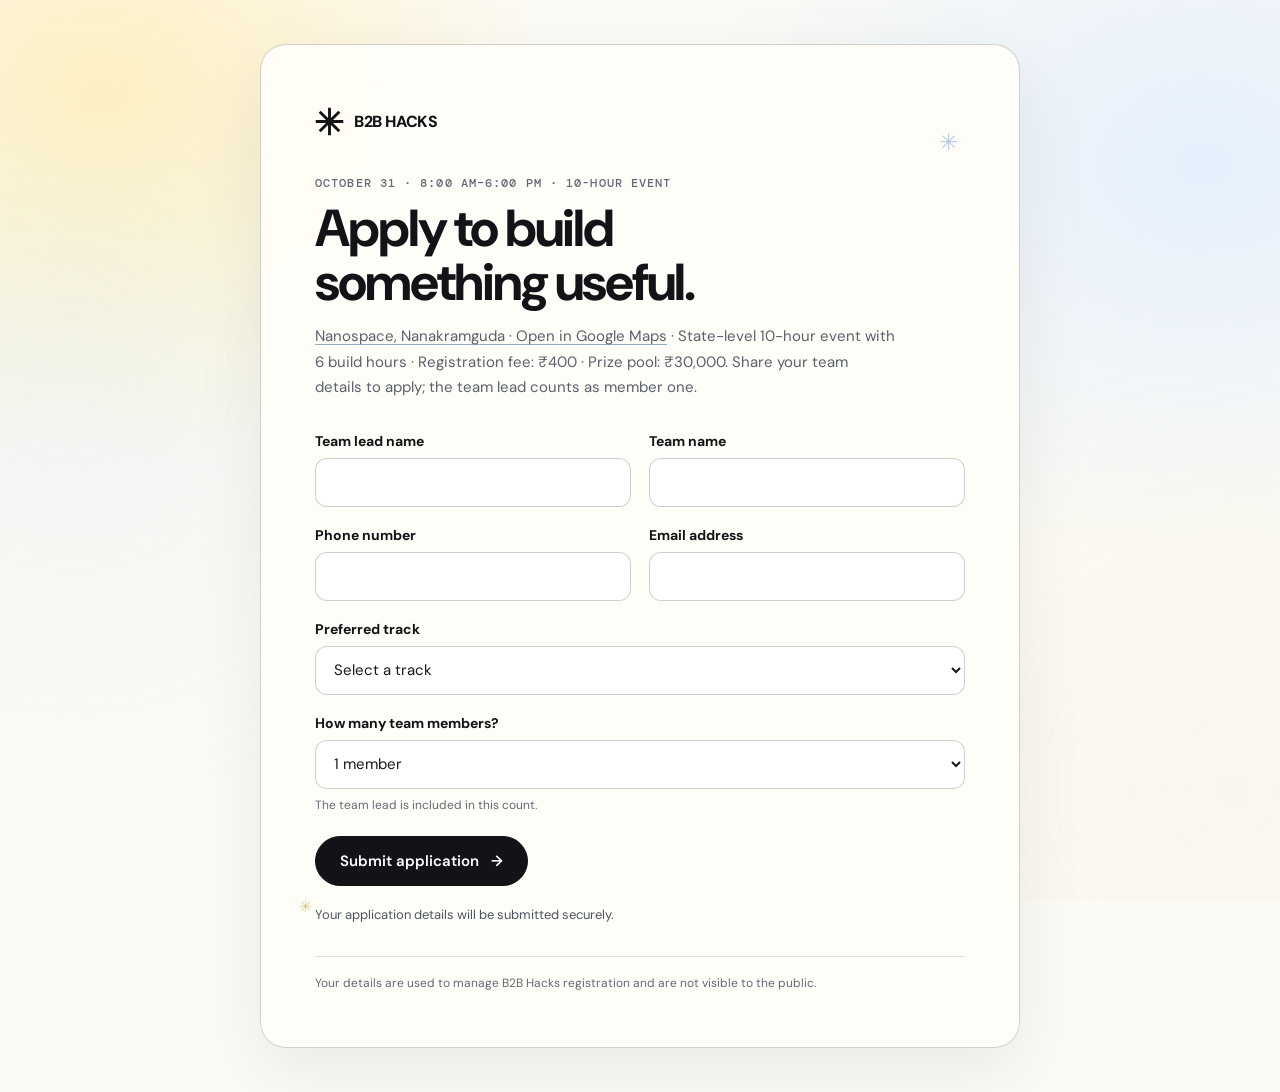
<file: application.html>
<!doctype html>
<html lang="en">
<head>
  <meta charset="utf-8">
  <meta name="viewport" content="width=device-width, initial-scale=1">
  <meta name="theme-color" content="#fbfaf5">
  <meta name="description" content="Apply to join B2B Hacks in Hyderabad.">
  <title>Apply · B2B Hacks</title>
  <link rel="preconnect" href="https://fonts.googleapis.com">
  <link rel="preconnect" href="https://fonts.gstatic.com" crossorigin>
  <link href="https://fonts.googleapis.com/css2?family=DM+Mono:wght@400;500&family=DM+Sans:wght@400;500;600;700;800&display=swap" rel="stylesheet">
  <style>
    :root{--apply-ink:#111316;--apply-muted:#59616b;--apply-paper:#fbfaf5;--apply-line:#24262a35;--apply-blue:#dcecff;--apply-yellow:#fff0b8;--apply-pink:#ffe0da;--apply-green:#ddf4dd}
    *,*::before,*::after{box-sizing:border-box}
    body{margin:0;min-height:100vh;padding:clamp(16px,4vw,44px);color:var(--apply-ink);font-family:'DM Sans',Arial,sans-serif;background:radial-gradient(ellipse at 8% 9%,#fff0c2 0,transparent 27%),radial-gradient(ellipse at 94% 15%,#dcecffb8 0,transparent 30%),var(--apply-paper)}
    .application-shell{position:relative;isolation:isolate;max-width:760px;margin:0 auto;padding:clamp(24px,5vw,54px);overflow:hidden;border:1px solid var(--apply-line);border-radius:26px;background:rgba(255,253,248,.94);box-shadow:0 22px 70px #14141412}
    .application-shell::before,.application-shell::after{position:absolute;z-index:-1;content:'✳';color:#b7cbe1;font-size:23px;pointer-events:none;animation:quiet-twinkle 4.8s ease-in-out infinite}
    .application-shell::before{top:82px;right:8%;animation-delay:.8s}.application-shell::after{bottom:13%;left:5%;color:#ddc881;font-size:16px;animation-delay:2s}
    .popup-brand{display:inline-flex;align-items:center;gap:10px;min-height:44px;color:inherit;text-decoration:none;font-size:16px;font-weight:800;letter-spacing:-.4px}
    .popup-brand:focus-visible,.venue-detail-link:focus-visible,.field input:focus-visible,.field select:focus-visible,.actions button:focus-visible{outline:3px solid #7fb5ed;outline-offset:3px}
    .venue-detail-link{color:inherit;text-decoration-color:#91abc4;text-underline-offset:3px}
    .popup-mark{width:29px;height:29px;flex:none}
    .kicker{margin:32px 0 10px;color:#626a75;font:500 12px 'DM Mono',monospace;letter-spacing:1.1px}
    h1{max-width:620px;margin:0;font-size:clamp(34px,7vw,52px);line-height:1.04;letter-spacing:-2px;text-wrap:balance}
    .lede{max-width:58ch;margin:15px 0 0;color:var(--apply-muted);font-size:15px;line-height:1.7}
    .form-grid{display:grid;grid-template-columns:repeat(2,minmax(0,1fr));gap:19px 18px;margin-top:31px}
    .field{display:grid;align-content:start;gap:8px;min-width:0;font-size:14px;font-weight:700}
    .field.full,.team-fields,.actions,.status{grid-column:1/-1}
    .field input,.field select{width:100%;min-height:49px;padding:12px 14px;border:1px solid #858b8466;border-radius:12px;background:#fff;color:#17191b;font:400 15px 'DM Sans',sans-serif;transition:border-color 160ms,box-shadow 160ms}
    .field input:hover,.field select:hover{border-color:#34383d99}
    .field input:focus,.field select:focus{border-color:#497ba7;box-shadow:0 0 0 3px #c9e2f666;outline:0}
    .hint{color:#626a75;font-size:12px;font-weight:400;line-height:1.45}
    .team-fields{display:grid;grid-template-columns:repeat(2,minmax(0,1fr));gap:16px 18px}
    .team-fields:empty{display:none}
    .honeypot{position:absolute!important;left:-10000px!important;width:1px!important;height:1px!important;overflow:hidden!important}
    .actions{display:flex;flex-wrap:wrap;gap:12px;margin-top:3px}
    .actions button{display:inline-flex;align-items:center;justify-content:center;gap:12px;min-height:50px;padding:12px 24px;border:1.5px solid var(--apply-ink);border-radius:999px;cursor:pointer;font:600 15px 'DM Sans',sans-serif;transition:transform 160ms,background-color 160ms,opacity 160ms}
    .actions button:hover:not(:disabled){transform:translateY(-2px)}
    .actions .dark{background:var(--apply-ink);color:#fff}
    .actions .dark:hover:not(:disabled){background:#2b3034}
    .actions button:disabled{opacity:.6;cursor:wait}
    .status{min-height:24px;margin:0;color:#4c5861;font-size:13px;line-height:1.55}
    .status.error{color:#a32e20}.status.success{color:#23613f}
    .status.success::before{content:'✓ ';font-weight:800}
    body{position:relative;isolation:isolate}
    .ambient-flow{position:fixed;z-index:-1;inset:0;overflow:hidden;pointer-events:none}
    .ambient-flow::before,.ambient-flow::after{content:'';position:absolute;width:68vw;height:68vw;max-width:760px;max-height:760px;border-radius:50%;filter:blur(54px);opacity:.23;will-change:transform}
    .ambient-flow::before{top:0;left:-24vw;background:radial-gradient(ellipse at center,rgba(194,221,255,.82),rgba(221,244,221,.36) 45%,transparent 72%);animation:ambient-drift-a 34s ease-in-out infinite alternate}
    .ambient-flow::after{right:-26vw;bottom:-30vh;background:radial-gradient(ellipse at center,rgba(255,224,218,.72),rgba(255,240,184,.38) 46%,transparent 74%);animation:ambient-drift-b 41s ease-in-out infinite alternate}
    @keyframes ambient-drift-a{from{transform:translate3d(0,0,0) scale(.92)}to{transform:translate3d(12vw,8vh,0) scale(1.12)}}
    @keyframes ambient-drift-b{from{transform:translate3d(0,0,0) scale(1.08)}to{transform:translate3d(-11vw,-7vh,0) scale(.9)}}
    .application-shell{position:relative;z-index:1}
    .popup-footer{margin-top:27px;padding-top:17px;border-top:1px solid #2222;color:#626a75;font-size:12px;line-height:1.6}
    .reading-progress{position:fixed;z-index:100;inset:0 auto auto 0;width:100%;height:3px;pointer-events:none;transform:scaleX(0);transform-origin:left center;background:linear-gradient(90deg,#9fc8f4 0%,#f5d879 48%,#f1b9ae 100%)}
    .application-shell{animation:form-enter 520ms cubic-bezier(.2,.7,.2,1) both}
    .team-fields .field{animation:field-enter 260ms cubic-bezier(.2,.7,.2,1) both}
    .team-fields .field:nth-child(2){animation-delay:45ms}.team-fields .field:nth-child(3){animation-delay:90ms}
    .status{transition:color 180ms ease}.status.success{animation:status-enter 320ms cubic-bezier(.2,.7,.2,1) both}
    @keyframes form-enter{from{opacity:0;transform:translateY(12px) scale(.99)}to{opacity:1;transform:translateY(0) scale(1)}}
    @keyframes field-enter{from{opacity:0;transform:translateY(7px)}to{opacity:1;transform:translateY(0)}}
    @keyframes status-enter{from{opacity:0;transform:translateY(4px)}to{opacity:1;transform:translateY(0)}}
    @keyframes quiet-twinkle{0%,100%{opacity:.32;transform:rotate(-8deg) scale(.9)}50%{opacity:.78;transform:rotate(13deg) scale(1.1)}}
    @media(max-width:560px){body{padding:12px}.application-shell{padding:24px 19px;border-radius:21px}.form-grid,.team-fields{grid-template-columns:1fr;gap:16px}.kicker{margin-top:27px}.actions button{width:100%}.application-shell::before{right:6%;top:67px}}
    @media(prefers-reduced-motion:reduce){.ambient-flow::before,.ambient-flow::after,.application-shell,.application-shell::before,.application-shell::after,.team-fields .field,.status.success{animation:none}.actions button,.field input,.field select,.status{transition:none}}
  </style>
</head>
<body><div class="ambient-flow" aria-hidden="true"></div>
  <main class="application-shell">
    <a class="popup-brand" href="index.html#top" aria-label="B2B Hacks home">
      <svg class="popup-mark" viewBox="0 0 40 40" aria-hidden="true"><path d="M20 1v38M1 20h38M6.5 6.5l27 27M33.5 6.5l-27 27" fill="none" stroke="currentColor" stroke-width="4"/></svg>
      B2B HACKS
    </a>
    <p class="kicker">OCTOBER 31 · 8:00 AM–6:00 PM · 10-HOUR EVENT</p>
    <h1>Apply to build something useful.</h1>
    <p class="lede"><a class="venue-detail-link" href="https://www.google.com/maps/search/?api=1&amp;query=Nano%20Space%20Vijaya%20Krishna%20Towers%2C%20Nanakramguda%20Road%2C%20Madhava%20Reddy%20Colony%2C%20Gachibowli%2C%20Hyderabad%2C%20Telangana%20500032" target="_blank" rel="noopener noreferrer">Nanospace, Nanakramguda · Open in Google Maps</a> · State-level 10-hour event with 6 build hours · Registration fee: ₹400 · Prize pool: ₹30,000. Share your team details to apply; the team lead counts as member one.</p>

    <form id="registration-form" class="application-form" novalidate>
      <div class="form-grid">
        <label class="field">Team lead name
          <input name="teamLeadName" autocomplete="name" maxlength="120" required>
        </label>
        <label class="field">Team name
          <input name="teamName" autocomplete="organization" maxlength="120" required>
        </label>
        <label class="field">Phone number
          <input name="phone" type="tel" inputmode="tel" autocomplete="tel" minlength="7" maxlength="25" pattern="[+0-9\(\) .\-]{7,25}" title="Use 7–25 characters with at least one digit." required>
        </label>
        <label class="field">Email address
          <input name="email" type="email" autocomplete="email" maxlength="254" required>
        </label>
        <label class="field full">Preferred track
          <select name="preferredTrack" required>
            <option value="" selected disabled>Select a track</option>
            <option value="GenAI">GenAI</option>
            <option value="Agentic AI">Agentic AI</option>
            <option value="Open Innovation">Open Innovation</option>
          </select>
        </label>
        <label class="field team-size-field full">How many team members?
          <select name="teamSize" id="team-size" required>
            <option value="1" selected>1 member</option>
            <option value="2">2 members</option>
            <option value="3">3 members</option>
            <option value="4">4 members</option>
          </select>
          <span class="hint">The team lead is included in this count.</span>
        </label>
        <div id="team-fields" class="team-fields" aria-live="polite"></div>
        <label class="honeypot" aria-hidden="true" tabindex="-1">Leave this field empty
          <input name="website" tabindex="-1" autocomplete="off">
        </label>
        <div class="actions">
          <button class="dark" id="submit-application" type="submit">Submit application <span aria-hidden="true">→</span></button>
        </div>
        <p class="status" id="form-status" role="status" aria-live="polite">Your application details will be submitted securely.</p>
      </div>
    </form>
    <div class="popup-footer">Your details are used to manage B2B Hacks registration and are not visible to the public.</div>
  </main>
  <script src="application-config.js"></script>
  <script>
    (() => {
      const progress = document.createElement('div');
      progress.className = 'reading-progress';
      progress.setAttribute('aria-hidden', 'true');
      document.body.prepend(progress);
      let progressFrame = 0;
      const updateProgress = () => {
        if (progressFrame) return;
        progressFrame = requestAnimationFrame(() => {
          const scrollable = document.documentElement.scrollHeight - innerHeight;
          progress.style.transform = `scaleX(${scrollable > 0 ? scrollY / scrollable : 0})`;
          progressFrame = 0;
        });
      };
      addEventListener('scroll', updateProgress, {passive:true});
      addEventListener('resize', updateProgress, {passive:true});
      updateProgress();

      const form = document.getElementById('registration-form');
      const size = document.getElementById('team-size');
      const memberFields = document.getElementById('team-fields');
      const submit = document.getElementById('submit-application');
      const status = document.getElementById('form-status');
      const loadedAt = Date.now();

      function renderMembers() {
        const count = Number(size.value);
        memberFields.replaceChildren();
        for (let number = 2; number <= count; number += 1) {
          const label = document.createElement('label');
          label.className = 'field';
          label.style.setProperty('--member-index', String(number - 2));
          label.textContent = `Team member ${number} name`;
          const input = document.createElement('input');
          input.name = `member${number}`;
          input.autocomplete = 'off';
          input.maxLength = 120;
          input.required = true;
          label.append(input);
          memberFields.append(label);
        }
      }

      function setStatus(message, kind = '') {
        status.className = `status${kind ? ` ${kind}` : ''}`;
        status.textContent = message;
      }

      size.addEventListener('change', renderMembers);
      renderMembers();

      form.addEventListener('submit', async (event) => {
        event.preventDefault();
        if (!form.reportValidity()) return;

        const values = new FormData(form);
        if (values.get('website')) return;
        if (Date.now() - loadedAt < 1600) {
          setStatus('Please take a moment to review your details and try again.', 'error');
          return;
        }

        const phone = String(values.get('phone') || '').trim();
        if (!/\d/.test(phone)) {
          setStatus('Please enter a valid phone number with at least one digit.', 'error');
          form.elements.phone.focus();
          return;
        }

        const config = window.B2B_SUPABASE_CONFIG;
        if (!config?.url || !config?.publishableKey) {
          setStatus('Applications are temporarily unavailable. Please try again later.', 'error');
          return;
        }

        const teamSize = Number(values.get('teamSize'));
        const payload = {
          team_lead_name: String(values.get('teamLeadName')).trim(),
          team_name: String(values.get('teamName')).trim(),
          phone,
          email: String(values.get('email')).trim().toLowerCase(),
          preferred_track: String(values.get('preferredTrack')),
          team_size: teamSize,
          member_2: teamSize >= 2 ? String(values.get('member2')).trim() : null,
          member_3: teamSize >= 3 ? String(values.get('member3')).trim() : null,
          member_4: teamSize >= 4 ? String(values.get('member4')).trim() : null
        };

        submit.disabled = true;
        setStatus('Submitting your application…');
        try {
          const response = await fetch(`${config.url.replace(/\/$/, '')}/functions/v1/submit-registration`, {
            method: 'POST',
            headers: {
              apikey: config.publishableKey,
              Authorization: `Bearer ${config.functionJwt}`,
              'Content-Type': 'application/json',
            },
            body: JSON.stringify({ ...payload, website: String(values.get('website') || '') })
          });
          if (response.status === 409) {
            setStatus('This email already has a team registration.', 'error');
            submit.disabled = false;
            return;
          }
          if (response.status === 429) {
            setStatus('Too many applications came from this network. Please try again later.', 'error');
            submit.disabled = false;
            return;
          }
          if (response.status === 400) {
            setStatus('Please review the team names, phone, email, team size, and selected track, then try again.', 'error');
            submit.disabled = false;
            return;
          }
          if (response.status >= 500) {
            setStatus('Applications are temporarily unavailable, so we could not confirm your submission. Please try again shortly.', 'error');
            submit.disabled = false;
            return;
          }
          if (!response.ok) throw new Error('Registration submission failed');
          setStatus('Application received. Thank you — your team is on the list.', 'success');
          form.querySelectorAll('input,select,button').forEach((control) => { control.disabled = true; });
        } catch {
          setStatus('We could not submit your application. Check your connection and try again.', 'error');
          submit.disabled = false;
        }
      });
    })();
  </script>
</body>
</html>
</file>
<file: styles.css>
/* Final polish: preserve the supplied event palette, typography, imagery, and copy. */
:root {
  --blue-glow: rgba(196, 221, 255, 0.34);
  --yellow-glow: rgba(255, 236, 174, 0.32);
  --pink-glow: rgba(255, 215, 208, 0.22);
  --green-glow: rgba(212, 241, 211, 0.2);
}

html {
  scroll-padding-top: 18px;
}

body {
  background-color: var(--paper);
  background-image:
    radial-gradient(ellipse at 9% 13%, var(--yellow-glow), transparent 31%),
    radial-gradient(ellipse at 91% 20%, var(--blue-glow), transparent 32%),
    radial-gradient(ellipse at 80% 88%, var(--pink-glow), transparent 34%),
    radial-gradient(ellipse at 18% 75%, var(--green-glow), transparent 30%),
    linear-gradient(145deg, #fffefb 0%, #fbfaf5 60%, #fffdf8 100%);
}

.page {
  position: relative;
  isolation: isolate;
}

.skip-link {
  position: absolute;
  z-index: 10;
  top: 8px;
  left: 8px;
  padding: 10px 14px;
  border: 2px solid var(--ink);
  border-radius: 999px;
  background: #fffefa;
  color: var(--ink);
  font-weight: 700;
  text-decoration: none;
  transform: translateY(-160%);
}

.skip-link:focus { transform: translateY(0); }

header {
  position: relative;
  grid-template-columns: minmax(0, 1fr) minmax(0, 1.4fr) minmax(140px, 0.82fr);
  column-gap: clamp(8px, 1vw, 16px);
}

/* Comfortable pointer/touch target for the header brand and pill CTAs. */
.brand {
  min-height: 44px;
}

.nav {
  min-width: 0;
  gap: clamp(16px, 3vw, 48px);
}

.nav a {
  padding: 8px 2px;
  border-radius: 8px;
  transition: color 160ms ease, background-color 160ms ease;
}

.nav a:hover {
  color: var(--ink);
  background: linear-gradient(120deg, rgba(220, 236, 255, 0.7), rgba(255, 240, 184, 0.58));
}

.hero > *,
.copy,
.art {
  min-width: 0;
}

.headline {
  letter-spacing: clamp(-8px, -0.48vw, -5px);
}

.headline span:last-child {
  letter-spacing: inherit;
}

.eyebrow {
  position: relative;
  background: linear-gradient(105deg, #e8f2ff 0%, #dcecff 58%, #eff6ff 100%);
}

.location {
  background: linear-gradient(110deg, #ffe8e3 0%, #ffded8 62%, #fff0ec 100%);
}

.hours:after {
  border-image: linear-gradient(90deg, #ffd85b, #ffe7a0) 1;
}

.wash.yellow {
  background: linear-gradient(135deg, #fff6d2 0%, #fff0b8 50%, #fff9df 100%);
}

.photo-card {
  box-shadow: 0 16px 38px rgba(25, 27, 30, 0.09), 0 2px 8px rgba(25, 27, 30, 0.05);
}

.note.blue {
  background: linear-gradient(135deg, #e6f1ff 0%, #dcecff 55%, #d4e7ff 100%);
}

.note.green {
  background: linear-gradient(145deg, #e6f6df 0%, #d9f2d5 55%, #cfeecf 100%);
  padding-left: clamp(24px, 1.9vw, 32px);
  padding-right: 10px;
}

.note.lav {
  background: linear-gradient(135deg, #f5e8ff 0%, #efd9ff 60%, #e8ccff 100%);
}

.note.peach {
  background: linear-gradient(120deg, #ffebe5 0%, #ffe0da 58%, #ffd7d1 100%);
}

.track:nth-child(2) { background: linear-gradient(110deg, #eaf2ff, #dceaff); }
.track:nth-child(3) { background: linear-gradient(110deg, #fff6d7, #fff0bd); }
.track:nth-child(4) { background: linear-gradient(110deg, #f6eaff, #efd9ff); }

.hero::before {
  content: "";
  position: absolute;
  z-index: 0;
  top: 5%;
  left: 49%;
  width: clamp(18px, 2vw, 29px);
  aspect-ratio: 1;
  background: url("data:image/svg+xml,%3Csvg xmlns='http://www.w3.org/2000/svg' viewBox='0 0 24 24'%3E%3Cpath d='M12 1 14.7 9.3 23 12 14.7 14.7 12 23 9.3 14.7 1 12 9.3 9.3Z' fill='none' stroke='%23111316' stroke-width='1.7' stroke-linejoin='round'/%3E%3C/svg%3E") center / contain no-repeat;
  opacity: 0.38;
  transform: rotate(12deg);
  pointer-events: none;
  animation: star-twinkle 6.2s ease-in-out infinite;
}

.tracks::after {
  content: "";
  position: absolute;
  top: -27px;
  right: 7px;
  width: 22px;
  aspect-ratio: 1;
  background: url("data:image/svg+xml,%3Csvg xmlns='http://www.w3.org/2000/svg' viewBox='0 0 24 24'%3E%3Cpath d='M12 1 14.7 9.3 23 12 14.7 14.7 12 23 9.3 14.7 1 12 9.3 9.3Z' fill='none' stroke='%23111316' stroke-width='1.7' stroke-linejoin='round'/%3E%3C/svg%3E") center / contain no-repeat;
  opacity: 0.65;
  pointer-events: none;
  animation: star-twinkle 5.4s ease-in-out infinite 0.7s;
}

.info-section {
  position: relative;
  isolation: isolate;
  overflow: hidden;
  background: linear-gradient(132deg, #fffefa 0%, #fffdf8 100%);
  border-color: rgba(32, 34, 38, 0.72);
}

.faq-section {
  background: linear-gradient(130deg, #f0f6ff 0%, #e7f0ff 62%, #eaf3ff 100%);
}

.application-section {
  background: linear-gradient(125deg, #fff8df 0%, #fff2c7 58%, #fff6d9 100%);
}

.info-section::before,
.info-section::after {
  position: absolute;
  z-index: -1;
  line-height: 1;
  pointer-events: none;
}

.info-section::before {
  content: "";
  top: 20px;
  right: 27px;
  width: 28px;
  aspect-ratio: 1;
  background: url("data:image/svg+xml,%3Csvg xmlns='http://www.w3.org/2000/svg' viewBox='0 0 24 24'%3E%3Cpath d='M12 1 14.7 9.3 23 12 14.7 14.7 12 23 9.3 14.7 1 12 9.3 9.3Z' fill='none' stroke='%235f7898' stroke-width='1.7' stroke-linejoin='round'/%3E%3C/svg%3E") center / contain no-repeat;
  opacity: 0.44;
  animation: star-twinkle 6.8s ease-in-out infinite 1.2s;
}

.info-section::after {
  content: "";
  right: 18%;
  bottom: 24px;
  width: 19px;
  aspect-ratio: 1;
  background: url("data:image/svg+xml,%3Csvg xmlns='http://www.w3.org/2000/svg' viewBox='0 0 24 24'%3E%3Cpath d='M12 1 14.7 9.3 23 12 14.7 14.7 12 23 9.3 14.7 1 12 9.3 9.3Z' fill='none' stroke='%235f7898' stroke-width='1.7' stroke-linejoin='round'/%3E%3C/svg%3E") center / contain no-repeat;
  opacity: 0.25;
  animation: star-twinkle 7.4s ease-in-out infinite 2.1s;
}

@keyframes star-twinkle {
  0%, 100% { opacity: 0.3; transform: scale(0.82) rotate(-8deg); }
  50% { opacity: 0.82; transform: scale(1.12) rotate(10deg); }
}

.tracks:hover::after,
.tracks:focus-within::after,
.info-section:hover::before,
.info-section:focus-within::before {
  animation-duration: 1.8s;
}

.application-section::before { color: #a98726; }
.application-section::after { color: #c88f85; }
.application-section::before { background-image: url("data:image/svg+xml,%3Csvg xmlns='http://www.w3.org/2000/svg' viewBox='0 0 24 24'%3E%3Cpath d='M12 1 14.7 9.3 23 12 14.7 14.7 12 23 9.3 14.7 1 12 9.3 9.3Z' fill='none' stroke='%23a98726' stroke-width='1.7' stroke-linejoin='round'/%3E%3C/svg%3E"); }
.application-section::after { background-image: url("data:image/svg+xml,%3Csvg xmlns='http://www.w3.org/2000/svg' viewBox='0 0 24 24'%3E%3Cpath d='M12 1 14.7 9.3 23 12 14.7 14.7 12 23 9.3 14.7 1 12 9.3 9.3Z' fill='none' stroke='%23c88f85' stroke-width='1.7' stroke-linejoin='round'/%3E%3C/svg%3E"); }

.host-chip {
  transition: transform 160ms ease, box-shadow 160ms ease;
}

.host-chip:hover {
  transform: translateY(-1px);
  box-shadow: 0 5px 14px rgba(17, 19, 22, 0.07);
}

.pill {
  min-height: 44px;
  transition: transform 160ms ease, box-shadow 160ms ease, background-color 160ms ease;
}

.pill.dark:hover {
  background: linear-gradient(110deg, #101214, #282b30);
  box-shadow: 0 7px 18px rgba(17, 19, 22, 0.16);
  transform: translateY(-2px);
}

.pill.light:hover {
  background: linear-gradient(110deg, rgba(220, 236, 255, 0.7), rgba(255, 240, 184, 0.56));
  transform: translateY(-2px);
}

a:focus-visible,
button:focus-visible,
summary:focus-visible,
input:focus-visible,
select:focus-visible,
textarea:focus-visible {
  outline: 3px solid #4d91e7;
  outline-offset: 3px;
}

.application-form input:focus-visible,
.application-form select:focus-visible,
.application-form textarea:focus-visible {
  border-color: #4d91e7;
  box-shadow: 0 0 0 3px rgba(77, 145, 231, 0.15);
}

@media (min-width: 901px) and (max-width: 1200px) {
  header { grid-template-columns: minmax(0, 1fr) minmax(0, 1.35fr) minmax(124px, 0.72fr); }
  .nav { gap: clamp(10px, 1.5vw, 18px); }
  .head-cta { min-width: 0; }
  .tracks { right: 1.5%; width: 28%; }
  .photo-card { width: 62%; left: 9%; }
  .note.green { right: 3%; width: 22%; }
  .note.green { font-size: clamp(11px, 1.3vw, 15px); padding: 15px 8px 15px 14px; }
}

@media (min-width: 641px) and (max-width: 900px) {
  .tracks { width: 26%; right: 1%; top: 36%; }
  .tracks h3 { font-size: clamp(14px, 1.8vw, 16px); }
  .track {
    gap: 7px;
    padding: 6px 8px;
    font-size: clamp(11px, 1.65vw, 13px);
    line-height: 1.12;
    white-space: normal;
  }
  .track-icon { width: 17px; height: 17px; }
}

@media (max-width: 900px) {
  header {
    height: auto;
    min-height: 0;
    grid-template-columns: minmax(0, 1fr) auto;
    grid-template-rows: 62px auto;
    column-gap: 12px;
    align-content: start;
    padding-bottom: 8px;
  }

  .brand { grid-column: 1; grid-row: 1; }
  .head-cta { grid-column: 2; grid-row: 1; min-width: 0; }
  .nav {
    display: flex;
    grid-column: 1 / -1;
    grid-row: 2;
    justify-content: flex-start;
    gap: clamp(16px, 4vw, 26px);
    overflow-x: auto;
    padding: 4px 1px 2px;
    scrollbar-width: none;
    -webkit-overflow-scrolling: touch;
  }

  .nav::-webkit-scrollbar { display: none; }
  .nav a { flex: none; font-size: 14px; }
  .hero::before { left: 47%; top: 1.5%; }
}

@media (max-width: 640px) {
  header { grid-template-rows: 56px auto; padding-bottom: 7px; }
  .nav { gap: 18px; }
  .nav a { font-size: 12px; padding: 5px 1px; }
  .wide { display: none; }
  .art {
    width: 100%;
    height: auto;
    min-height: 0;
    aspect-ratio: 1 / 1;
    margin: 20px 0 0;
  }

  .tracks { right: 1%; top: 38%; width: 34%; }
  .track { white-space: normal; line-height: 1.12; padding: 5px 6px; }
  .tracks h3 { font-size: 13px; }
  .photo-card { width: 67%; left: 12%; top: 23%; }
  .note.green { width: 25%; right: 1%; }
  .note.green { padding-left: 18px; padding-right: 7px; }
  .hero::before { left: 3%; top: 48%; font-size: 20px; }
  .info-section::before { top: 13px; right: 15px; font-size: 23px; opacity: 0.25; }
  .faq-section::after,
  .application-section::after { display: none; }
}

@media (max-width: 390px) {
  header { column-gap: 8px; }
  .brand { font-size: 18px; gap: 7px; letter-spacing: -0.8px; }
  .mark { font-size: 29px; }
  .head-cta { font-size: 12px; padding: 8px 10px; gap: 5px; }
  .headline { font-size: clamp(66px, 17vw, 78px); }
  .headline span:last-child { font-size: 0.79em; }
  .note.green { font-size: 10px; padding-left: 14px; padding-right: 6px; }
}

@media (prefers-reduced-motion: reduce) {
  html { scroll-behavior: auto; }
  *, *::before, *::after {
    scroll-behavior: auto !important;
    transition-duration: 0.01ms !important;
    animation: none !important;
  }
}

/* Give the hero copy and its final row room to breathe. */
.hero {
  min-height: 860px;
  padding-bottom: 30px;
}

.hero .copy { padding-bottom: 42px; }
.hero .actions { margin-bottom: clamp(26px, 2.5vw, 38px); }

/* Keep the handwritten values inside the green badge, clear of the sparkle. */
.note.green {
  z-index: 5;
  top: 2%;
  right: 1.5%;
  width: 27%;
  display: grid;
  place-content: center;
  padding: 26px 24px 26px 36px;
  font-size: clamp(15px, 1.35vw, 21px);
  line-height: 1.22;
  text-align: center;
}

.spark {
  z-index: 1;
  top: -1%;
  right: 32%;
  pointer-events: none;
}

.info-section {
  margin-top: 28px;
  padding: clamp(28px, 4.2vw, 58px);
  border-radius: 28px;
}

.about-section {
  background: linear-gradient(130deg, #fffefa 0%, #fffaf0 100%);
}

.tracks-section {
  background: linear-gradient(132deg, #f4f8ff 0%, #f9fbff 58%, #f5fbf4 100%);
}

.schedule-section {
  background: linear-gradient(128deg, #fffdf6 0%, #fff8e4 100%);
}

.prizes-section {
  background: linear-gradient(128deg, #fff9e1 0%, #fff0e9 100%);
}

.section-intro {
  max-width: 820px;
  margin-bottom: 28px;
}

.section-intro .section-kicker {
  display: inline-block;
  font: 500 13px/1.4 'DM Mono', monospace;
  letter-spacing: 1px;
  color: #626a75;
}

.section-intro h2 {
  max-width: 760px;
  margin: 12px 0 14px;
  font-size: clamp(30px, 4vw, 48px);
  line-height: 1.08;
  letter-spacing: -1.7px;
}

.section-lede {
  max-width: 760px;
  margin: 0;
  color: #626a75;
  font-size: clamp(16px, 1.35vw, 18px);
  line-height: 1.65;
}

.about-points,
.track-detail-grid,
.schedule-flow,
.prize-grid {
  display: grid;
  gap: 16px;
}

.about-points { grid-template-columns: repeat(3, minmax(0, 1fr)); }

.about-point,
.track-detail,
.schedule-flow li,
.prize-card {
  min-width: 0;
  border: 1px solid rgba(32, 34, 38, 0.1);
  border-radius: 20px;
  background: rgba(255, 255, 255, 0.78);
  padding: 22px;
}

.about-point > span,
.detail-number,
.flow-label,
.prize-audience {
  display: inline-block;
  color: #646b76;
  font: 500 12px/1.4 'DM Mono', monospace;
  letter-spacing: 0.7px;
}

.about-point h3,
.track-detail h3,
.schedule-flow h3,
.prize-card h3 {
  margin: 10px 0 7px;
  font-size: 18px;
  line-height: 1.25;
}

.about-point p,
.track-detail p,
.schedule-flow p,
.prize-card p {
  margin: 0;
  color: #68707a;
  font-size: 15px;
  line-height: 1.55;
}

.event-facts-grid {
  display: grid;
  grid-template-columns: repeat(5, minmax(0, 1fr));
  gap: 12px;
  margin: 20px 0 0;
}

.event-facts-grid > div {
  border-left: 2px solid #d9e2ec;
  padding: 8px 14px;
}

.event-facts-grid dt {
  color: #737b86;
  font: 500 12px/1.4 'DM Mono', monospace;
  letter-spacing: 0.7px;
}

.event-facts-grid dd {
  margin: 6px 0 0;
  font-size: 16px;
  font-weight: 700;
  line-height: 1.35;
}

.about-section > .section-note,
.schedule-section > .section-note,
.prizes-section > .section-note {
  margin-top: 18px;
}

.track-detail-grid { grid-template-columns: repeat(3, minmax(0, 1fr)); }
.track-detail { min-height: 178px; transition: transform 180ms ease, box-shadow 180ms ease; }
.track-detail:hover { transform: translateY(-3px); box-shadow: 0 10px 24px rgba(17, 19, 22, 0.08); }
.track-detail:nth-child(1) { background: linear-gradient(135deg, #edf4ff, #fff); }
.track-detail:nth-child(2) { background: linear-gradient(135deg, #fff8dc, #fff); }
.track-detail:nth-child(3) { background: linear-gradient(135deg, #f6eaff, #fff); }

.schedule-flow { grid-template-columns: repeat(3, minmax(0, 1fr)); list-style: none; margin: 0; padding: 0; }
.schedule-flow li { position: relative; padding-top: 24px; }
.schedule-flow li:nth-child(1) { background: linear-gradient(145deg, #eaf3ff, #fff); }
.schedule-flow li:nth-child(2) { background: linear-gradient(145deg, #fff7dc, #fff); }
.schedule-flow li:nth-child(3) { background: linear-gradient(145deg, #ffede8, #fff); }
.flow-label { border-radius: 999px; background: rgba(255, 255, 255, 0.8); padding: 6px 10px; }

.prize-grid { grid-template-columns: repeat(2, minmax(0, 1fr)); max-width: 900px; }
.prize-card { padding: 27px; }
.prize-participants { background: linear-gradient(135deg, #eaf3ff, #fff); }
.prize-winners { background: linear-gradient(135deg, #fff2c9, #fff); }
.prize-card strong { display: block; margin-top: 16px; font-size: clamp(30px, 4vw, 44px); line-height: 1; letter-spacing: -1.3px; }
.prize-card h3 { margin: 8px 0; font-size: 20px; }
.sponsor-link { display: inline-flex; align-items: center; gap: 14px; margin-top: 18px; color: var(--ink); text-decoration: none; }
.sponsor-wordmark { border-radius: 12px; background: #fff; padding: 9px 15px; font-size: 22px; font-weight: 800; letter-spacing: -1px; }
.sponsor-link > span:last-child { color: #59616b; font-size: 14px; font-weight: 700; }
.sponsor-link:hover .sponsor-wordmark { box-shadow: 0 5px 15px rgba(17, 19, 22, 0.1); }

.faq-section .faq-items { max-width: 1000px; }
.faq-items a { color: #1c5f9c; font-weight: 700; }

.site-footer {
  display: flex;
  align-items: center;
  justify-content: space-between;
  gap: 18px;
  margin: 30px 2% 0;
  padding: 22px 3px 10px;
  border-top: 1px solid rgba(32, 34, 38, 0.18);
  color: #626a74;
  font: 500 12px/1.5 'DM Mono', monospace;
  letter-spacing: 0.35px;
}

.site-footer a { display: inline-flex; align-items: center; min-height: 44px; color: var(--ink); font: 700 14px/1.4 'DM Sans', Arial, sans-serif; text-decoration: none; }
.site-footer a:hover { text-decoration: underline; text-underline-offset: 3px; }

@media (min-width: 1201px) and (max-width: 1350px) {
  .hero { min-height: 690px; padding-bottom: 30px; }
  .hero .copy { padding-bottom: 34px; }
  .hero .actions { margin-bottom: 28px; }
  .note.green { right: 1.5%; width: 27%; padding: 22px 20px 22px 30px; font-size: clamp(15px, 1.35vw, 18px); }
}

@media (min-width: 901px) and (max-width: 1200px) {
  .hero { min-height: clamp(530px, 53vw, 636px); padding-bottom: 24px; }
  .hero .copy { padding-bottom: 28px; }
  .hero .actions { margin-bottom: 24px; }
  .note.green { top: 3%; right: 1.5%; width: 27%; padding: 19px 17px 19px 25px; font-size: clamp(13px, 1.4vw, 17px); }
}

@media (min-width: 641px) and (max-width: 900px) {
  .hero { padding-bottom: 0; }
  .hero .copy { padding-bottom: 28px; }
  .note.green { top: 3%; right: 1%; width: 28%; padding: 18px 15px 18px 22px; font-size: clamp(12px, 1.6vw, 15px); }
  .spark { top: -1%; right: 33%; }
  .about-points { grid-template-columns: 1fr; }
  .track-detail-grid { grid-template-columns: repeat(2, minmax(0, 1fr)); }
  .track-detail:last-child { grid-column: 1 / -1; }
}

@media (max-width: 900px) {
  .hero { min-height: auto; }
  .hero .copy { padding-bottom: 28px; }
  .info-section { margin: 20px 0 0; padding: 26px 22px; border-radius: 22px; }
  .event-facts-grid { grid-template-columns: repeat(2, minmax(0, 1fr)); }
  .schedule-flow { grid-template-columns: 1fr; }
}

@media (max-width: 640px) {
  .hero .copy { padding-bottom: 24px; }
  .hero .actions { margin-bottom: 28px; }
  .note.green { top: 5%; right: 1%; width: 31%; padding: 15px 11px 15px 17px; font-size: clamp(11px, 2.8vw, 13px); line-height: 1.15; }
  .spark { top: 0; right: 33%; }
  .info-section { margin: 18px 0 0; padding: 24px 19px; }
  .section-intro h2 { font-size: clamp(28px, 8vw, 36px); letter-spacing: -1px; }
  .about-points,
  .track-detail-grid,
  .prize-grid { grid-template-columns: 1fr; }
  .track-detail:last-child { grid-column: auto; }
  .event-facts-grid { grid-template-columns: 1fr 1fr; gap: 8px; }
  .event-facts-grid > div { padding: 7px 9px; }
  .event-facts-grid dd { font-size: 14px; }
}

@media (max-width: 390px) {
  .note.green { width: 34%; padding: 13px 8px 13px 12px; font-size: 11px; }
  .site-footer { align-items: flex-start; flex-direction: column; gap: 9px; font-size: 11px; }
}
/* Reference details and full-page ambient animation. */
body { position: relative; isolation: isolate; }
.ambient-stars { position:absolute; inset:0; overflow:hidden; pointer-events:none; z-index:-1; }
.ambient-stars i { position:absolute; left:var(--x); top:var(--y); font-style:normal; font-size:var(--size); color:#879f99; opacity:.38; animation:ambient-twinkle var(--duration) ease-in-out var(--delay) infinite; }
.ambient-stars i:nth-child(3n) { color:#baa768; }
.ambient-stars i:nth-child(4n) { color:#8ba9cc; }
@keyframes ambient-twinkle { 0%,100% { opacity:.18; transform:translateY(3px) rotate(-9deg) scale(.85); } 50% { opacity:.55; transform:translateY(-5px) rotate(12deg) scale(1.06); } }
.brand-mark { width:1.3em; height:1.3em; flex:none; }
.doodle-rays { pointer-events:none; overflow:visible; }
.brand-rays { width:28px; height:40px; margin-left:-7px; flex:none; }
.eyebrow-rays { position:absolute; width:36px; height:48px; left:calc(100% + 5px); top:-20px; }
.headline .title-word { position:relative; width:max-content; max-width:100%; }
.b2b-rays { position:absolute; left:calc(100% + 14px); bottom:0; width:.35em; height:.42em; transform:rotate(10deg); }
.title-rays { position:absolute; left:calc(100% + 4px); bottom:-.06em; width:.32em; height:.4em; transform:rotate(8deg); }
.host-chip { justify-content:center; }
.fact strong { font-size:clamp(20px,1.8vw,29px); }
.fact small { line-height:1.3; }
.facts { grid-template-columns:1fr 1.25fr .85fr; }
.fact { gap:12px; }
.note.green { background:transparent; clip-path:none; box-shadow:none; padding:22% 0; aspect-ratio:1; height:0; display:flex; align-items:center; justify-content:center; transform:rotate(-10deg); }
.note.green::before { content:''; position:absolute; inset:0; z-index:-1; background:linear-gradient(140deg,#e2f5dc,#cdecc9); clip-path:polygon(50% 0,60% 11%,77% 6%,80% 20%,98% 28%,87% 45%,100% 59%,81% 68%,88% 84%,67% 86%,55% 100%,42% 87%,24% 96%,20% 79%,2% 68%,14% 51%,0 36%,17% 25%,18% 8%,38% 14%); }
.note.green { padding:0; height:auto; }
.note.green span { display:block; font-size:inherit; line-height:1.35; letter-spacing:1px; }
.tracks h3 { position:relative; width:max-content; }
.track-rays { position:absolute; width:26px; height:32px; left:calc(100% + 8px); top:-13px; }
.tracks::after { display:none; }
.art-zigzag,.art-loop { position:absolute; fill:none; stroke:var(--ink); stroke-width:2.5; stroke-linecap:round; stroke-linejoin:round; pointer-events:none; z-index:3; }
.art-zigzag { left:1%; top:45%; width:10%; height:16%; }
.art-loop { right:0; bottom:21%; width:9%; height:12%; }
.photo-rays { position:absolute; right:22%; bottom:25%; width:42px; height:50px; z-index:3; }
.note-rays { position:absolute; left:7%; bottom:5%; width:33px; height:42px; transform:rotate(170deg); }
.credit-sponsor-section { text-align:center; padding:45px 24px 50px; background:linear-gradient(125deg,#fffefa,#f1f7ff 55%,#fff9e8); }
.credit-sponsor-section h2 { font-size:clamp(25px,3vw,36px); margin:0 0 28px; letter-spacing:-1px; }
.prize-pool-amount { margin:0; font-size:clamp(44px,7vw,72px); font-weight:900; line-height:1.05; letter-spacing:-3px; }
.prize-pool-note { margin:9px 0 32px; color:#626a75; font-size:15px; }
.credit-sponsor-label { margin:0 0 16px; font-size:clamp(22px,2.5vw,28px); letter-spacing:-.6px; }
.credit-sponsor { display:inline-flex; flex-direction:column; align-items:center; gap:18px; padding:12px 32px; color:var(--ink); text-decoration:none; border-radius:18px; transition:transform 180ms ease,background 180ms ease; }
.credit-sponsor img { display:block; width:130px; height:60px; object-fit:contain; }
.credit-sponsor span { font-size:23px; font-weight:700; letter-spacing:-.5px; }
.credit-sponsor:hover { background:#ffffffb3; transform:translateY(-3px); }
@media (min-width:901px) and (max-width:1200px) { .fact { gap:7px; } .fact:not(:first-child){padding-left:8px;} .fact strong {font-size:19px;} .icon{width:34px;height:34px;} .brand-rays{width:20px;} }
@media (max-width:640px) { .brand{font-size:18px;gap:6px;letter-spacing:-.8px;} .brand-rays{width:16px;height:26px;margin-left:-2px;} .head-cta{font-size:12px;padding:9px 11px;} .facts{grid-template-columns:1fr;} .fact strong{font-size:23px;} .eyebrow-rays{width:25px;height:35px;top:-14px;} .title-rays{width:.28em;left:calc(100% + 2px);} .note.green{width:31%;font-size:clamp(10px,2.8vw,13px);} .photo-rays{width:24px;height:30px;bottom:18%;} .ambient-stars i{font-size:16px;} }
@media(prefers-reduced-motion:reduce) { .ambient-stars i{animation:none;} }
/* Quiet navigation, connected schedule, and playful scroll entrances. */
header { background:linear-gradient(110deg,rgba(255,255,255,.22),rgba(220,236,255,.12),transparent); }
.nav a { position:relative; background:transparent; border-radius:0; transition:color 180ms ease; }
.nav a:hover,.nav a:focus-visible,.nav a[aria-current] { background:transparent; color:var(--ink); }
.nav a::after { content:''; position:absolute; left:2px; right:2px; bottom:2px; height:1.5px; background:currentColor; transform:scaleX(0); transform-origin:left; transition:transform 220ms ease; }
.nav a:hover::after,.nav a:focus-visible::after,.nav a[aria-current]::after { transform:scaleX(1); }
.hero .actions { margin-top:24px; margin-bottom:36px; }
.hosts { margin-top:26px; }
.host-chip { min-height:44px; }
.info-section { margin-top:32px; border-color:rgba(32,34,38,.3); }
.section-lede { max-width:66ch; line-height:1.7; }
.about-point,.track-detail { display:flex; flex-direction:column; padding:25px; }
.about-point p,.track-detail p { max-width:42ch; }
.track-detail { min-height:190px; }
.track-detail-grid { align-items:stretch; }
.schedule-flow { gap:28px; }
.schedule-flow li { padding:26px; }
.schedule-flow li:not(:last-child)::after { content:'→'; position:absolute; right:-23px; top:46%; font:22px Kalam,cursive; color:#757d78; }
.flow-label { border:1px solid #20222614; }
.credit-sponsor-section { background:rgba(255,254,250,.75); }
.credit-sponsor-section::before,.credit-sponsor-section::after { display:none; }
.credit-sponsor:hover { background:transparent; }
.faq-items { width:100%; }
.faq-items details { padding:20px 0; }
.faq-items summary { align-items:center; min-height:44px; line-height:1.5; }
.faq-items summary::after { flex:none; display:grid; place-items:center; width:28px; height:28px; border:1px solid #2222; border-radius:50%; font-size:20px; }
.faq-items details[open] p { animation:answer-in 250ms ease both; }
.faq-items p { max-width:75ch; line-height:1.7; }
.application-form { gap:22px; margin-top:28px; }
.application-form label { gap:9px; }
.application-form input,.application-form select,.application-form textarea { min-height:48px; padding:13px 14px; border-color:#848b834d; background:#fffdf9; transition:border-color 160ms,box-shadow 160ms; }
.application-form label:focus-within { color:#255a78; }
.site-footer { padding:28px 3px 12px; margin-top:40px; }
.info-section:hover::before,.info-section:focus-within::before { animation-duration:6.8s; }
.ambient-stars i:nth-child(3n+2) { display:none; }
.scroll-arrive { animation:scrapbook-arrive 620ms cubic-bezier(.2,.7,.2,1) both; animation-delay:var(--arrival-delay,0ms); }
@keyframes scrapbook-arrive { from { opacity:.2; translate:0 22px; } to { opacity:1; translate:0 0; } }
@keyframes answer-in { from { opacity:0; translate:0 -5px; } to { opacity:1; translate:0 0; } }
@keyframes doodle-hello { 0%,100%{scale:1;} 45%{scale:1.14;rotate:5deg;} }
.art.greet .spark,.art.greet .doodle-rays { animation:doodle-hello 900ms ease; }
@media(hover:hover) and (prefers-reduced-motion:no-preference) { .about-point { transition:translate 180ms ease; } .about-point:hover { translate:0 -3px; } .pill span { transition:translate 180ms ease; } .pill:hover span { translate:3px 0; } }
@media(min-width:901px) and (max-width:1450px) { .tracks { right:1%;width:24%; } .track { font-size:clamp(11px,1.05vw,15px);gap:8px;padding:7px 10px; } }
@media(max-width:900px) { .schedule-flow { gap:26px; } .schedule-flow li:not(:last-child)::after { content:'↓'; right:auto; top:auto; left:calc(50% - 6px); bottom:-26px; } .hero .actions { margin-bottom:30px; } }
@media(max-width:640px) { .info-section { margin-top:24px; } .about-point,.track-detail,.schedule-flow li { padding:21px; } .track-detail { min-height:auto; } .faq-items summary { font-size:16px; } .application-form { gap:18px; } .site-footer { align-items:flex-start;flex-direction:column;gap:12px; } .nav a { min-height:40px;display:flex;align-items:center; } .nav a::after { bottom:5px; } .art { margin-top:8px; } }
@media(prefers-reduced-motion:reduce) { .scroll-arrive,.art.greet .spark,.art.greet .doodle-rays,.faq-items details[open] p { animation:none!important; } .nav a::after { transition:none; } }
/* Consistent reading rhythm and small-screen finishing. */
.section-intro h2,.info-section>h2 { text-wrap:balance; }
.info-section p { text-wrap:pretty; }
.section-intro { margin-bottom:32px; }
.section-kicker { line-height:1.6; }
.intro,.section-note,.faq-items p,.section-lede,.about-point p,.track-detail p,.schedule-flow p { color:#59616b; }
.fact small,.host-label,.detail-number,.event-facts-grid dt,.application-form .form-note { color:#626a75; }
.track-card-top { display:flex;align-items:center;justify-content:space-between;gap:16px;margin-bottom:8px; }
.track-symbol { display:grid;place-items:center;width:42px;height:42px;border-radius:13px;background:#dcecff; }
.track-symbol .track-icon { width:24px;height:24px; }
.track-detail:nth-child(2) .track-symbol {background:#fff0b8;}
.track-detail:nth-child(3) .track-symbol {background:#ffe0da;}
.track-detail:nth-child(4) .track-symbol {background:#ddf4dd;}
.track-detail:nth-child(5) .track-symbol {background:#efd9ff;}
.track-detail h3 { font-size:20px;letter-spacing:-.35px;margin:7px 0 10px; }
.track-detail p { line-height:1.65; }
.track-detail-grid { grid-template-columns:repeat(3,minmax(0,1fr)); }
.track-detail { grid-column:auto; }
.nav a { min-height:44px;display:inline-flex;align-items:center; }
#top:focus { outline:none; }
@media(min-width:901px) { .photo-card { width:62%;left:10%; } .tracks { right:0;width:24%; } .art-loop { right:0; } }
@media(min-width:641px) and (max-width:900px) { .track-detail-grid {grid-template-columns:repeat(2,minmax(0,1fr));} .track-detail,.track-detail:nth-child(n+4){grid-column:auto;} .track-detail:last-child{grid-column:1/-1;} }
@media(max-width:640px) {
 .track-detail-grid {grid-template-columns:1fr;}
 .track-detail,.track-detail:nth-child(n+4),.track-detail:last-child{grid-column:auto;}
 .track-detail {padding:22px;}
 .head-cta {min-height:44px;}
 .brand {font-size:clamp(15px,4.6vw,20px);}
 .nav {justify-content:space-between;gap:12px;}
 .nav a {font-size:13px;}
 .eventline {gap:10px;}
 .hours {font-size:clamp(13px,3.7vw,17px);letter-spacing:.5px;}
 .location {font-size:20px;}
 .art {aspect-ratio:1/1.15;}
 .photo-card {width:63%;left:6%;top:27%;}
 .tracks {width:32%;right:0;top:36%;}
 .build-note {left:3%;width:37%;top:5%;}
 .idea-note {width:28%;left:4%;bottom:3%;}
 .charminar-note {width:52%;right:7%;bottom:2%;}
 .blue-rays {width:40px;height:55px;left:0;top:20%;}
 .note.green {right:0;top:4%;}
 .track {font-size:10px;gap:5px;padding:6px;}
 .track-icon {width:15px;height:15px;}
 .application-form .form-submit {width:100%;white-space:normal;font-size:14px;line-height:1.4;min-height:48px;}
}
@media(max-width:360px) { .brand-rays {display:none;} .headline {font-size:64px;} .eventline .divider {display:none;} .hours {flex-basis:100%;margin-top:5px;width:max-content;} .nav {gap:9px;} .nav a {font-size:12px;} }

/* Small, responsive motion details for navigation, cards, and the hero collage. */
.reading-progress { position:fixed; z-index:100; inset:0 auto auto 0; width:100%; height:3px; pointer-events:none; transform:scaleX(0); transform-origin:left center; background:linear-gradient(90deg,#9fc8f4 0%,#f5d879 48%,#f1b9ae 100%); }
.hero .art .photo-card,.hero .art .tracks,.hero .art .build-note,.hero .art .idea-note,.hero .art .charminar-note,.hero .art .spark { translate:var(--parallax-x,0px) var(--parallax-y,0px); transition:translate 260ms cubic-bezier(.2,.7,.2,1); }
.track-detail { position:relative; overflow:hidden; border:1px solid transparent; transition:translate 220ms ease,box-shadow 220ms ease,border-color 220ms ease,background-color 220ms ease; }
.track-detail::after { content:''; position:absolute; inset:0; pointer-events:none; opacity:0; background:radial-gradient(180px circle at var(--spot-x,50%) var(--spot-y,50%),rgba(220,236,255,.52),transparent 72%); transition:opacity 220ms ease; }
.track-detail:hover::after,.track-detail:focus-within::after { opacity:1; }
.track-detail:hover,.track-detail:focus-within { translate:0 -4px; border-color:#9bbce366; box-shadow:0 14px 34px rgba(30,44,57,.09); }
.track-detail>* { position:relative; z-index:1; }
.schedule-flow li { transition:translate 220ms ease,box-shadow 220ms ease; }
.schedule-flow li:hover { translate:0 -3px; box-shadow:0 12px 28px rgba(30,44,57,.08); }
.credit-sponsor img { transition:transform 240ms ease; }
.credit-sponsor:hover img { transform:scale(1.045); }
.site-footer a { text-decoration-thickness:1px; text-underline-offset:4px; transition:color 160ms ease, text-underline-offset 160ms ease; }
.site-footer a:hover { color:#315f91; text-underline-offset:6px; }
@media(hover:hover) and (prefers-reduced-motion:no-preference) { .hero .art:hover .spark { animation:doodle-hello 900ms ease; } }
@media(max-width:900px) { .hero .art .photo-card,.hero .art .tracks,.hero .art .build-note,.hero .art .idea-note,.hero .art .charminar-note,.hero .art .spark { translate:0 0!important; } }
@media(prefers-reduced-motion:reduce) { .hero .art .photo-card,.hero .art .tracks,.hero .art .build-note,.hero .art .idea-note,.hero .art .charminar-note,.hero .art .spark,.track-detail,.schedule-flow li,.credit-sponsor img,.site-footer a { transition:none!important; } .track-detail::after {display:none;} }

/* Slow ambient color drift, kept behind all content. */
.ambient-flow { position:fixed; z-index:-1; inset:0; overflow:hidden; pointer-events:none; }
.ambient-flow::before,.ambient-flow::after { content:''; position:absolute; width:58vw; height:58vw; max-width:900px; max-height:900px; border-radius:50%; filter:blur(58px); opacity:.24; will-change:transform; }
.ambient-flow::before { top:4vh; left:-18vw; background:radial-gradient(ellipse at center,rgba(194,221,255,.82),rgba(221,244,221,.36) 45%,transparent 72%); animation:ambient-drift-a 34s ease-in-out infinite alternate; }
.ambient-flow::after { right:-14vw; bottom:-24vh; background:radial-gradient(ellipse at center,rgba(255,224,218,.72),rgba(255,240,184,.38) 46%,transparent 74%); animation:ambient-drift-b 41s ease-in-out infinite alternate; }
@keyframes ambient-drift-a { from { transform:translate3d(0,0,0) scale(.92); } to { transform:translate3d(12vw,8vh,0) scale(1.12); } }
@keyframes ambient-drift-b { from { transform:translate3d(0,0,0) scale(1.08); } to { transform:translate3d(-11vw,-7vh,0) scale(.9); } }
.site-footer { flex-wrap:wrap; }
.footer-credit { color:#646b74; font:500 13px/1.5 'DM Sans',Arial,sans-serif; letter-spacing:0; text-align:center; }
.footer-credit strong { color:var(--ink); font-weight:700; }
@media(max-width:640px) { .footer-credit { text-align:left; } }
@media(prefers-reduced-motion:reduce) { .ambient-flow::before,.ambient-flow::after { animation:none; } }

/* Community partners sit directly above the credit sponsor. */
.community-section { text-align:center; padding:42px 28px 36px; background:rgba(255,254,250,.68); }
.community-section > .section-kicker { display:block; margin-bottom:9px; }
.community-section > h2 { margin:0 0 26px; font-size:clamp(26px,3vw,36px); letter-spacing:-1px; }
.community-grid { display:grid; grid-template-columns:repeat(4,minmax(0,1fr)); gap:20px 18px; max-width:1020px; margin:0 auto; align-items:center; }
.community-partner:last-child:nth-child(4n + 1) { grid-column:2 / span 2; }
.community-partner { display:grid; min-width:0; place-items:center; padding:8px 10px; border:1px solid transparent; border-radius:18px; background:transparent; transition:translate 220ms ease; }
.partner-logo-stage { display:grid; place-items:center; width:100%; height:154px; overflow:hidden; border-radius:0; background:transparent; }
.partner-logo-stage img { display:block; width:100%; height:100%; max-width:190px; max-height:146px; object-fit:contain; transition:transform 260ms cubic-bezier(.2,.7,.2,1); }
@media(max-width:900px) { .community-grid { grid-template-columns:repeat(3,minmax(0,1fr)); max-width:760px; } .community-partner:last-child:nth-child(4n + 1) { grid-column:auto; } }
@media(max-width:600px) {
  .community-partner:last-child:nth-child(2n + 1) { grid-column:1 / -1; } .community-section { padding:32px 18px 28px; } .community-grid { grid-template-columns:repeat(2,minmax(0,1fr)); gap:14px 10px; } .community-partner { padding:6px; } .partner-logo-stage { height:128px; } }
@media(hover:hover) and (prefers-reduced-motion:no-preference) { .community-partner:hover { translate:0 -3px; } .community-partner:hover .partner-logo-stage img { transform:scale(1.045); } }

/* Event-day timeline: clear time rail, keyboard access, and a self-contained scroll area. */
.venue-link { color:inherit; text-decoration:none; }
.venue-link:focus-visible,.venue-detail-link:focus-visible { outline:3px solid #7caee8; outline-offset:3px; border-radius:8px; }
.venue-fact { text-decoration:none; }
.venue-fact:hover small { color:#303741; text-decoration:underline; text-underline-offset:3px; }
.venue-detail-link { color:inherit; text-decoration-color:#91abc4; text-decoration-thickness:1px; text-underline-offset:3px; }
.timeline-scroll-wrap { max-width:960px; margin:26px auto 0; }
.timeline-scroll-progress { height:4px; margin:0 4px 9px; overflow:hidden; border-radius:99px; background:#262a2f12; }
.timeline-scroll-progress span { display:block; width:100%; height:100%; border-radius:inherit; background:linear-gradient(90deg,#91bdf3,#ebce65,#d7afe8,#efb9ad); transform:scaleX(0); transform-origin:left center; transition:transform 140ms ease-out; }
.timeline-scroller { max-height:min(70vh,680px); overflow-y:auto; overscroll-behavior-y:auto; scroll-behavior:smooth; scrollbar-width:thin; scrollbar-color:#9197a055 transparent; scrollbar-gutter:stable; padding:8px 12px 2px 0; border:1px solid #24262a14; border-radius:22px; background:#fffefa55; }
.timeline-scroller:focus-visible { outline:3px solid #7caee8; outline-offset:3px; }
.schedule-flow { display:grid; grid-template-columns:1fr; gap:0; max-width:920px; margin:0 auto; padding:8px 8px 0 0; list-style:none; position:relative; }
.schedule-flow::before { content:""; position:absolute; top:14px; bottom:24px; left:157px; width:2px; border-radius:2px; background:linear-gradient(180deg,#a9c9ef 0%,#f1d77b 45%,#e8c4f4 73%,#efc1b7 100%); opacity:.8; }
.schedule-flow li { display:grid; grid-template-columns:132px minmax(0,1fr); align-items:start; gap:52px; position:relative; min-width:0; padding:0 0 18px; background:transparent!important; border:0; box-shadow:none!important; translate:none!important; }
.schedule-flow li:not(:last-child)::after { content:none!important; }
.schedule-flow li::before { content:""; position:absolute; left:150px; top:18px; z-index:2; width:16px; height:16px; border:3px solid #fffdf8; border-radius:50%; background:#9fc8f4; box-shadow:0 0 0 1px #8aabc833,0 2px 7px #10141814; }
.schedule-flow li.build-session::before { background:#edcf68; }
.schedule-flow li.timeline-buffer::before { background:#b7c9dc; }
.schedule-flow li.judging-session::before { background:#d7afe8; }
.flow-time { display:block; padding-top:15px; color:#333941; text-align:right; font:500 clamp(13px,1.35vw,16px)/1.4 'DM Mono',monospace; font-variant-numeric:tabular-nums; }
.timeline-card { min-width:0; padding:19px 22px; border:1px solid #24262a1c; border-radius:18px; background:#fffefa; box-shadow:0 4px 15px #11131608; transition:translate 200ms ease,box-shadow 200ms ease,border-color 200ms ease; }
.schedule-flow li:nth-child(2) .timeline-card { background:linear-gradient(125deg,#edf4ff,#fffefa); }
.schedule-flow li.build-session .timeline-card { background:linear-gradient(125deg,#fff7dc,#fffefa); }
.schedule-flow li:nth-child(5) .timeline-card { background:linear-gradient(125deg,#f3eaff,#fffefa); }
.schedule-flow li.timeline-buffer .timeline-card { background:linear-gradient(125deg,#eef4f3,#fffefa); }
.schedule-flow li.judging-session .timeline-card { background:linear-gradient(125deg,#ffece7,#fffefa); }
.timeline-card .flow-label { display:inline-flex; align-items:center; min-height:25px; margin-bottom:6px; padding:4px 9px; border-radius:999px; background:#ffffffb8; color:#58616c; font:500 11px/1.3 'DM Mono',monospace; letter-spacing:.7px; }
.timeline-card h3 { margin:0 0 5px; font-size:clamp(17px,2vw,21px); letter-spacing:-.35px; }
.timeline-card p { max-width:68ch; margin:0; color:#626a75; font-size:14px; line-height:1.55; }
@media(hover:hover) and (prefers-reduced-motion:no-preference) { .timeline-card:hover { translate:0 -3px; border-color:#aebfd5aa; box-shadow:0 12px 28px #1e2c3914; } }
@media(max-width:640px) {
  .timeline-scroll-wrap { margin-top:20px; }
  .timeline-scroller { max-height:66vh; padding:6px 7px 0 0; border-radius:17px; }
  .schedule-flow { gap:0; margin-top:0; }
  .schedule-flow::before { left:7px; top:12px; bottom:22px; }
  .schedule-flow li { grid-template-columns:minmax(0,1fr); gap:5px; padding:0 0 14px 30px; }
  .schedule-flow li::before { left:0; top:8px; width:15px; height:15px; }
  .flow-time { padding:3px 0 0; text-align:left; font-size:12px; }
  .timeline-card { padding:15px 16px; border-radius:15px; }
  .timeline-card .flow-label { font-size:10px; }
  .timeline-card h3 { font-size:17px; }
  .timeline-card p { font-size:13px; }
}
@media(prefers-reduced-motion:reduce) { .timeline-scroller { scroll-behavior:auto; } .timeline-scroll-progress span { transition:none; } }
</file>
